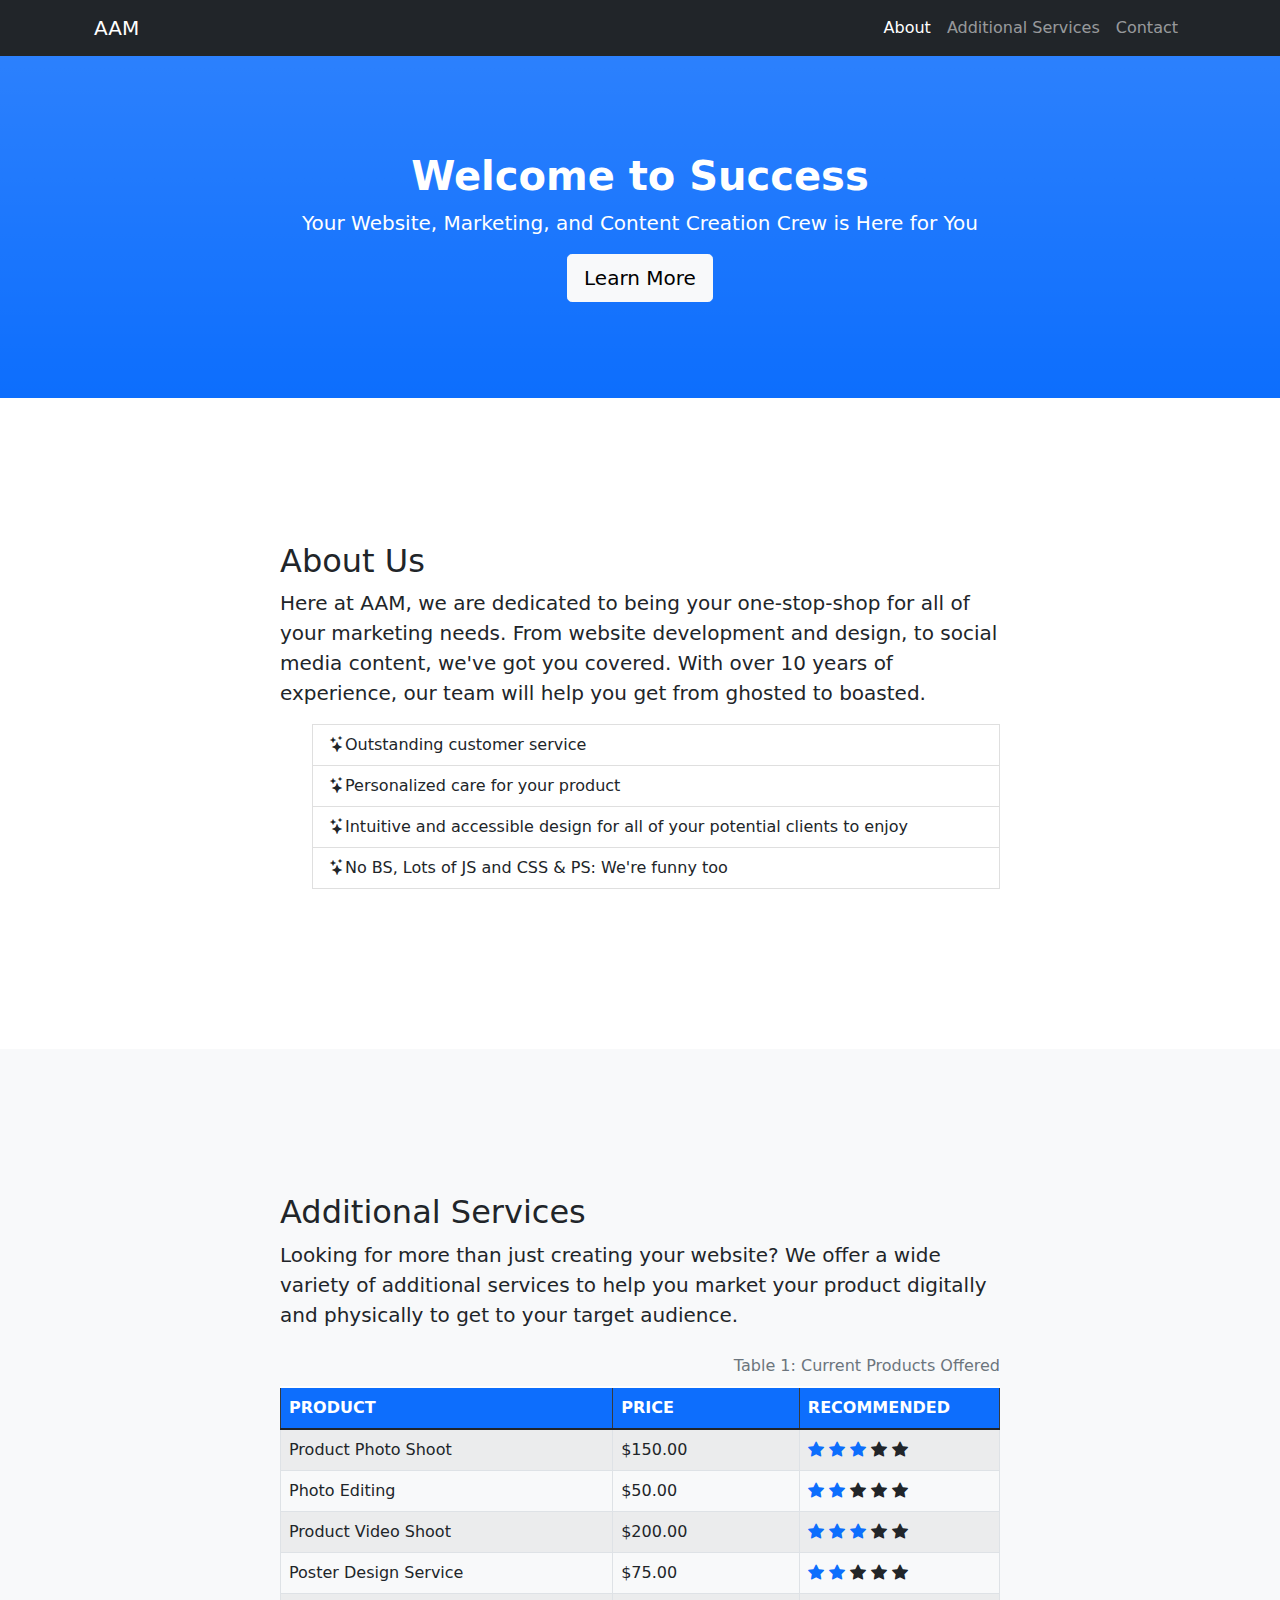
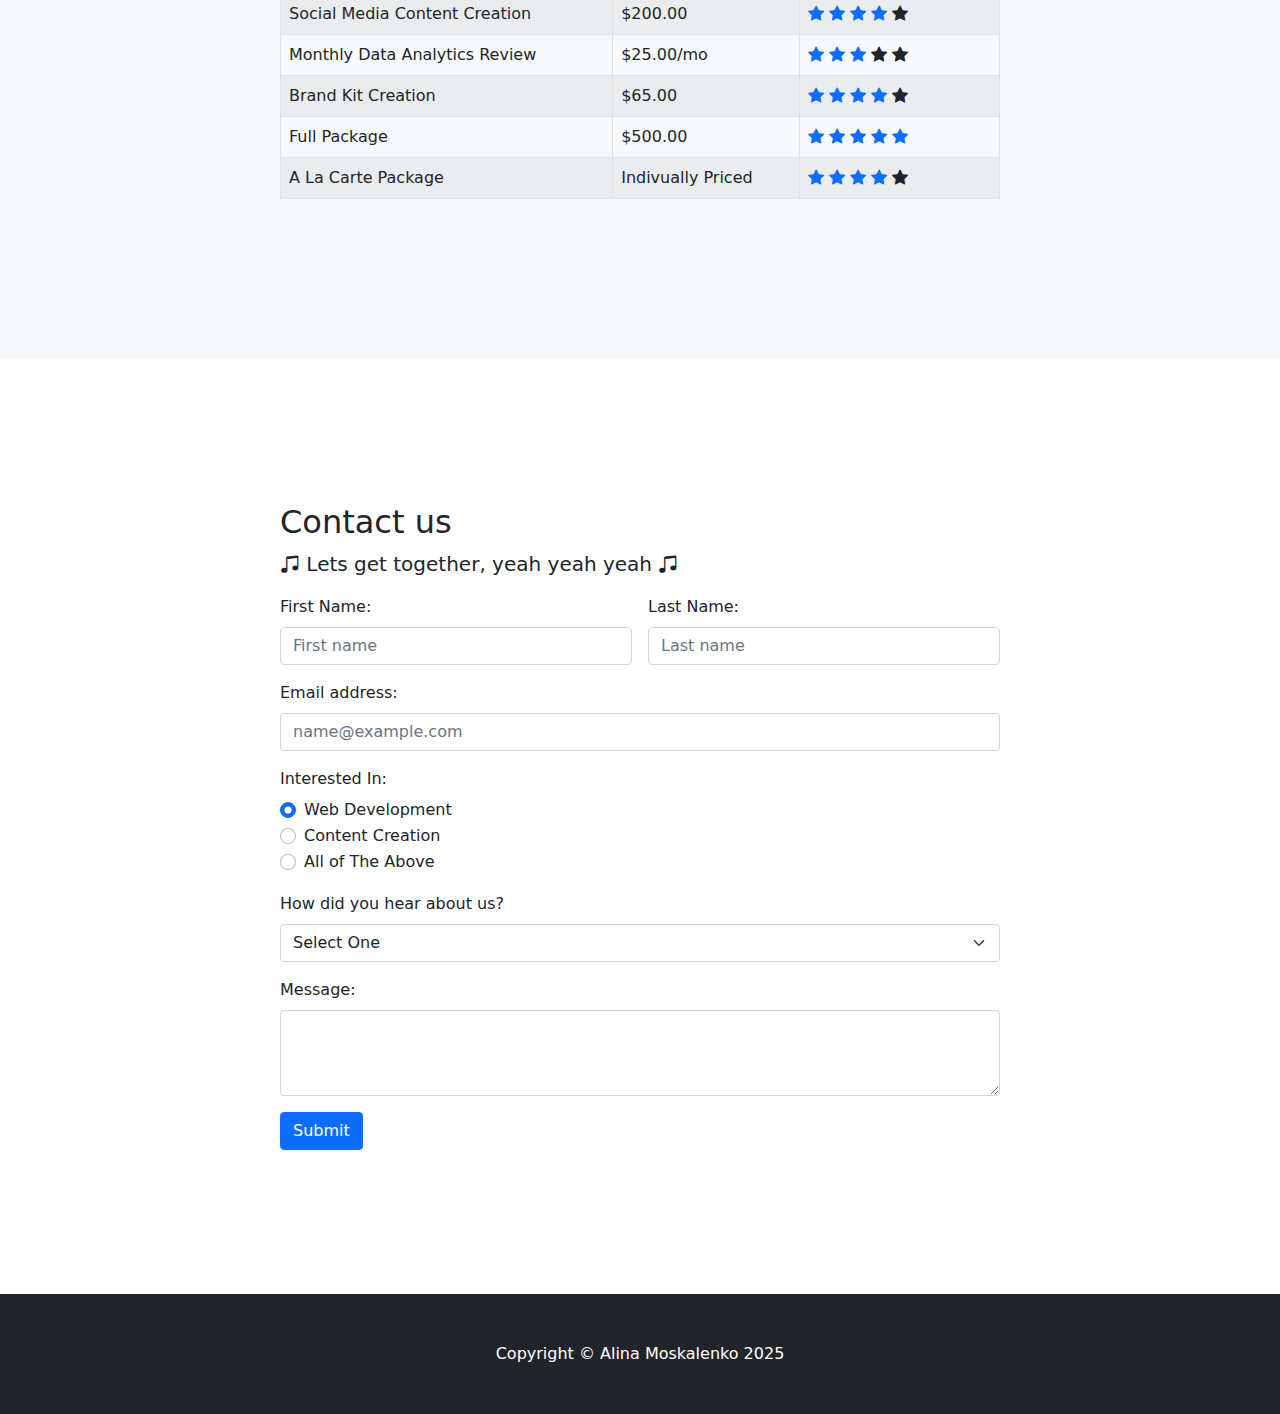
<file: bootstrap-part2/index.html>
<!DOCTYPE html>
<html lang="en">
  <head>
    <meta charset="utf-8" />
    <meta
      name="viewport"
      content="width=device-width, initial-scale=1, shrink-to-fit=no"
    />
    <meta name="description" content="" />
    <!-- Update this content-->
    <meta name="author" content="" />
    <!-- Update this content-->
    <title>Scrolling Nav - Start Bootstrap Template</title>
    <link rel="icon" type="image/x-icon" href="assets/favicon.ico" />
    <!-- Core theme CSS (includes Bootstrap)-->
    <link href="css/styles.css" rel="stylesheet" />
    <!-- Bootstrap Icons CSS -->
    <link
      rel="stylesheet"
      href="https://cdn.jsdelivr.net/npm/bootstrap-icons@1.13.1/font/bootstrap-icons.min.css"
    />
    <link rel="stylesheet" href="css/custom.css" />
  </head>

  <body id="page-top">
    <!-- Navigation-->
    <nav
      class="navbar navbar-expand-lg navbar-dark bg-dark fixed-top"
      id="mainNav"
    >
      <div class="container px-4">
        <a class="navbar-brand" href="#page-top">AAM</a>
        <button
          class="navbar-toggler"
          type="button"
          data-bs-toggle="collapse"
          data-bs-target="#navbarResponsive"
          aria-controls="navbarResponsive"
          aria-expanded="false"
          aria-label="Toggle navigation"
        >
          <span class="navbar-toggler-icon"></span>
        </button>
        <div class="collapse navbar-collapse" id="navbarResponsive">
          <ul class="navbar-nav ms-auto">
            <li class="nav-item">
              <a class="nav-link" href="#about">About</a>
            </li>
            <li class="nav-item">
              <a class="nav-link" href="#services">Additional Services</a>
            </li>
            <li class="nav-item">
              <a class="nav-link" href="#contact">Contact</a>
            </li>
          </ul>
        </div>
      </div>
    </nav>
    <!-- Header-->
    <header class="bg-primary bg-gradient text-white">
      <div class="container px-4 text-center">
        <h1 class="fw-bolder">Welcome to Success</h1>
        <p class="lead">
          Your Website, Marketing, and Content Creation Crew is Here for You
        </p>
        <a class="btn btn-lg btn-light" href="#about">Learn More</a>
      </div>
    </header>
    <!-- About section-->
    <section id="about">
      <div class="container px-4">
        <div class="row gx-4 justify-content-center">
          <div class="col-lg-8">
            <h2>About Us</h2>
            <p class="lead">
              Here at AAM, we are dedicated to being your one-stop-shop for all
              of your marketing needs. From website development and design, to
              social media content, we've got you covered. With over 10 years of
              experience, our team will help you get from ghosted to boasted.
            </p>
            <ul>
              <li class="list-group-item">
                <i class="bi bi-stars"></i>Outstanding customer service
              </li>
              <li class="list-group-item">
                <i class="bi bi-stars"></i>Personalized care for your product
              </li>
              <li class="list-group-item">
                <i class="bi bi-stars"></i>Intuitive and accessible design for
                all of your potential clients to enjoy
              </li>
              <li class="list-group-item">
                <i class="bi bi-stars"></i>No BS, Lots of JS and CSS & PS: We're
                funny too
              </li>
            </ul>
          </div>
        </div>
      </div>
    </section>
    <!-- Products section-->
    <section class="bg-light" id="services">
      <div class="container px-4">
        <div class="row gx-4 justify-content-center">
          <div class="col-lg-8">
            <h2>Additional Services</h2>
            <p class="lead">
              Looking for more than just creating your website? We offer a wide
              variety of additional services to help you market your product
              digitally and physically to get to your target audience.
            </p>
          </div>
        </div>
      </div>
      <div class="container px-4">
        <div class="row gx-4 justify-content-center">
          <div class="col-lg-8">
            <table
              class="table table-striped table-bordered table-responsive inventory"
            >
              <caption class="text-end">
                Table 1: Current Products Offered
              </caption>
              <thead class="text-uppercase table-dark">
                <tr scope="row">
                  <th scope="col">Product</th>
                  <th scope="col">Price</th>
                  <th scope="col">Recommended</th>
                </tr>
              </thead>
              <tbody>
                <tr>
                  <td>Product Photo Shoot</td>
                  <td>$150.00</td>
                  <td class="rating">
                    <i class="bi bi-star-fill text-primary"></i>
                    <i class="bi bi-star-fill text-primary"></i>
                    <i class="bi bi-star-fill text-primary"></i>
                    <i class="bi bi-star-fill"></i>
                    <i class="bi bi-star-fill"></i>
                  </td>
                </tr>
                <tr>
                  <td>Photo Editing</td>
                  <td>$50.00</td>
                  <td class="rating">
                    <i class="bi bi-star-fill text-primary"></i>
                    <i class="bi bi-star-fill text-primary"></i>
                    <i class="bi bi-star-fill"></i>
                    <i class="bi bi-star-fill"></i>
                    <i class="bi bi-star-fill"></i>
                  </td>
                </tr>
                <tr>
                  <td>Product Video Shoot</td>
                  <td>$200.00</td>
                  <td class="rating">
                    <i class="bi bi-star-fill text-primary"></i>
                    <i class="bi bi-star-fill text-primary"></i>
                    <i class="bi bi-star-fill text-primary"></i>
                    <i class="bi bi-star-fill"></i>
                    <i class="bi bi-star-fill"></i>
                  </td>
                </tr>
                <tr>
                  <td>Poster Design Service</td>
                  <td>$75.00</td>
                  <td class="rating">
                    <i class="bi bi-star-fill text-primary"></i>
                    <i class="bi bi-star-fill text-primary"></i>
                    <i class="bi bi-star-fill"></i>
                    <i class="bi bi-star-fill"></i>
                    <i class="bi bi-star-fill"></i>
                  </td>
                </tr>
                <tr>
                  <td>Social Media Content Creation</td>
                  <td>$200.00</td>
                  <td class="rating">
                    <i class="bi bi-star-fill text-primary"></i>
                    <i class="bi bi-star-fill text-primary"></i>
                    <i class="bi bi-star-fill text-primary"></i>
                    <i class="bi bi-star-fill text-primary"></i>
                    <i class="bi bi-star-fill"></i>
                  </td>
                </tr>
                <tr>
                  <td>Monthly Data Analytics Review</td>
                  <td>$25.00/mo</td>
                  <td class="rating">
                    <i class="bi bi-star-fill text-primary"></i>
                    <i class="bi bi-star-fill text-primary"></i>
                    <i class="bi bi-star-fill text-primary"></i>
                    <i class="bi bi-star-fill"></i>
                    <i class="bi bi-star-fill"></i>
                  </td>
                </tr>
                <tr>
                  <td>Brand Kit Creation</td>
                  <td>$65.00</td>
                  <td class="rating">
                    <i class="bi bi-star-fill text-primary"></i>
                    <i class="bi bi-star-fill text-primary"></i>
                    <i class="bi bi-star-fill text-primary"></i>
                    <i class="bi bi-star-fill text-primary"></i>
                    <i class="bi bi-star-fill"></i>
                  </td>
                </tr>
                <tr>
                  <td>Full Package</td>
                  <td>$500.00</td>
                  <td class="rating">
                    <i class="bi bi-star-fill text-primary"></i>
                    <i class="bi bi-star-fill text-primary"></i>
                    <i class="bi bi-star-fill text-primary"></i>
                    <i class="bi bi-star-fill text-primary"></i>
                    <i class="bi bi-star-fill text-primary"></i>
                  </td>
                </tr>
                <tr>
                  <td>A La Carte Package</td>
                  <td>Indivually Priced</td>
                  <td class="rating">
                    <i class="bi bi-star-fill text-primary"></i>
                    <i class="bi bi-star-fill text-primary"></i>
                    <i class="bi bi-star-fill text-primary"></i>
                    <i class="bi bi-star-fill text-primary"></i>
                    <i class="bi bi-star-fill"></i>
                  </td>
                </tr>
              </tbody>
            </table>
          </div>
        </div>
      </div>
    </section>
    <!-- Contact section-->
    <section id="contact">
      <div class="container px-4">
        <div class="row gx-4 justify-content-center">
          <div class="col-lg-8">
            <h2>Contact us</h2>
            <p class="lead">
              <i class="bi bi-music-note-beamed"></i> Lets get together, yeah
              yeah yeah <i class="bi bi-music-note-beamed"></i>
            </p>
          </div>
        </div>
      </div>
      <div class="container px-4">
        <div class="row gx-4 justify-content-center">
          <div class="col-lg-8">
            <form name="subform" method="post" action="submit.html">
              <div class="row g-3 mb-3">
                <div class="col-sm-6">
                  <label for="fname" class="form-label">First Name:</label>
                  <input
                    type="text"
                    class="form-control"
                    placeholder="First name"
                    id="fname"
                  />
                </div>
                <div class="col-sm-6">
                  <label for="lname" class="form-label">Last Name:</label>
                  <input
                    type="text"
                    class="form-control"
                    placeholder="Last name"
                    id="lname"
                  />
                </div>
              </div>

              <div class="mb-3">
                <label for="email" class="form-label">Email address:</label>
                <input
                  type="email"
                  class="form-control"
                  id="email"
                  placeholder="name@example.com"
                />
              </div>
              <fieldset class="row mb-3">
                <legend class="col-form-label col-sm-6 pt-0">
                  Interested In:
                </legend>
                <div class="col-sm-10">
                  <div class="form-check">
                    <input
                      class="form-check-input"
                      type="radio"
                      name="radios"
                      id="radio1"
                      value="novice"
                      checked
                    />
                    <label class="form-check-label" for="radio1">
                      Web Development
                    </label>
                  </div>
                  <div class="form-check">
                    <input
                      class="form-check-input"
                      type="radio"
                      name="radios"
                      id="radio2"
                      value="intermediate"
                    />
                    <label class="form-check-label" for="radio2">
                      Content Creation
                    </label>
                  </div>
                  <div class="form-check">
                    <input
                      class="form-check-input"
                      type="radio"
                      name="radios"
                      id="radio3"
                      value="advanced"
                    />
                    <label class="form-check-label" for="radio3">
                      All of The Above
                    </label>
                  </div>
                </div>
              </fieldset>

              <div class="mb-3">
                <label for="refer" class="form-label"
                  >How did you hear about us?</label
                ><select
                  class="form-select"
                  aria-label="Default select example"
                >
                  <option selected>Select One</option>
                  <option value="1">Friend</option>
                  <option value="2">Instagram</option>
                  <option value="3">Facebook</option>
                  <option value="4">Twitter</option>
                </select>
              </div>

              <div class="mb-3">
                <label for="comments" class="form-label">Message:</label>
                <textarea
                  class="form-control"
                  id="comments"
                  rows="3"
                ></textarea>
              </div>

              <button type="submit" class="btn btn-primary">Submit</button>
            </form>
          </div>
        </div>
      </div>
    </section>
    <!-- Footer-->
    <footer class="py-5 bg-dark">
      <div class="container px-4">
        <p class="m-0 text-center text-white">
          Copyright &copy; Alina Moskalenko 2025
        </p>
      </div>
    </footer>
    <!-- Bootstrap core JS-->
    <script src="https://cdn.jsdelivr.net/npm/bootstrap@5.1.3/dist/js/bootstrap.bundle.min.js"></script>
    <!-- Core theme JS-->
    <script src="js/scripts.js"></script>
  </body>
</html>
</file>
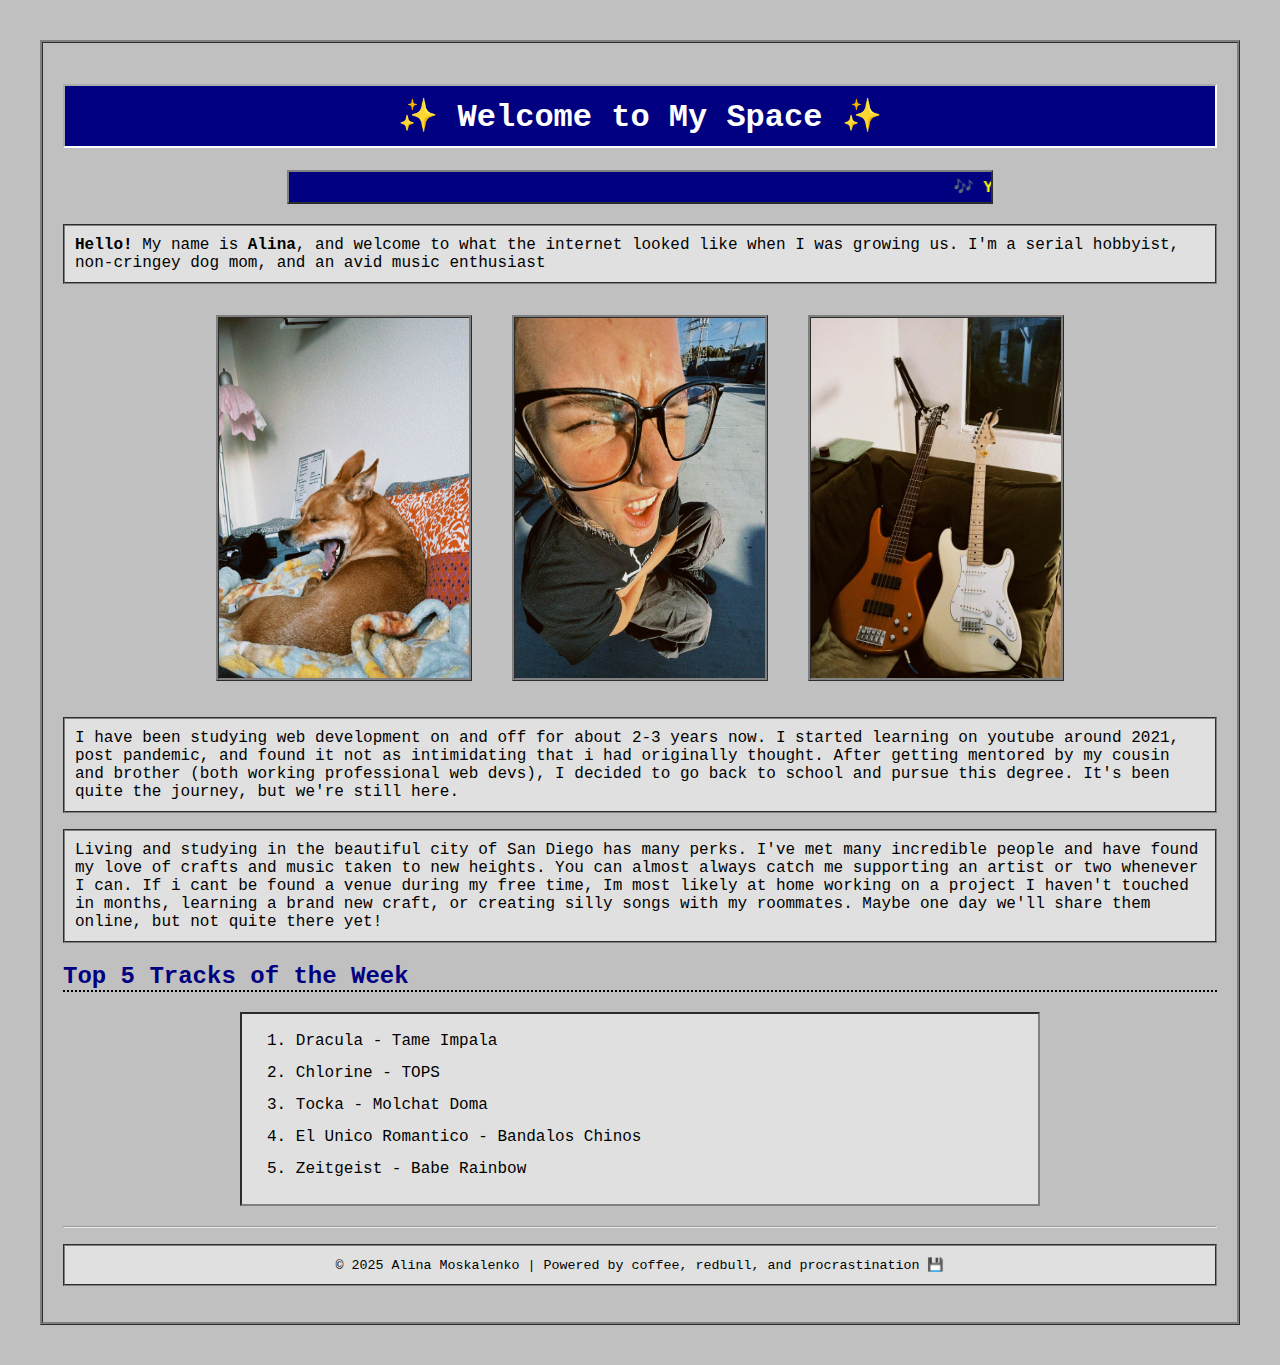
<file: lesson01/index.html>
<!DOCTYPE html>

<!-- Alina Moskalenko | WEBD168 | Lesson 1 Assignment -->

<html lang="en">
  <head>
    <meta charset="UTF-8" />
    <meta name="viewport" content="width=device-width, initial-scale=1.0" />

    <!-- Page Title -->
    <title>My Space</title>

    <!-- Link to external CSS file -->
    <link rel="stylesheet" href="styles.css" />
  </head>

  <body>
    <!-- Introduction Heading  -->
    <center>
      <h1>✨ Welcome to My Space ✨</h1>
      <marquee
        behavior="scroll"
        direction="left"
        scrollamount="3"
        scrolldelay="60"
      >
        🎶 You are listening to: Computer Fan - Your PC 🎶
      </marquee>
    </center>

    <!-- Introduction Paragraphs -->
    <p>
      <b>Hello!</b> My name is <b>Alina</b>, and welcome to what the internet
      looked like when I was growing us. I'm a serial hobbyist, non-cringey dog
      mom, and an avid music enthusiast
    </p>

    <!-- Images for Site -->
    <center>
      <!-- My Son Image -->
      <img
        src="./assets/ted_yawn.jpg"
        alt="my boy Theodore, aka Teddy Roosevelt"
        height="360"
        width="250"
      />

      <!-- Self Image -->
      <img
        src="./assets/me.jpg"
        alt="photo of me. accurate to size"
        width="250"
        height="360"
      />

      <!-- Guitars Image -->
      <img
        src="./assets/guitars.jpg"
        alt="my bass and my roommates guitar"
        height="360"
        width="250"
      />
    </center>

    <p>
      I have been studying web development on and off for about 2-3 years now. I
      started learning on youtube around 2021, post pandemic, and found it not
      as intimidating that i had originally thought. After getting mentored by
      my cousin and brother (both working professional web devs), I decided to
      go back to school and pursue this degree. It's been quite the journey, but
      we're still here.
    </p>

    <p>
      Living and studying in the beautiful city of San Diego has many perks.
      I've met many incredible people and have found my love of crafts and music
      taken to new heights. You can almost always catch me supporting an artist
      or two whenever I can. If i cant be found a venue during my free time, Im
      most likely at home working on a project I haven't touched in months,
      learning a brand new craft, or creating silly songs with my roommates.
      Maybe one day we'll share them online, but not quite there yet!
    </p>

    <!-- List of songs currently on rotation -->
    <h2>Top 5 Tracks of the Week</h2>
    <ol>
      <li>Dracula - Tame Impala</li>
      <li>Chlorine - TOPS</li>
      <li>Tocka - Molchat Doma</li>
      <li>El Unico Romantico - Bandalos Chinos</li>
      <li>Zeitgeist - Babe Rainbow</li>
    </ol>

    <!-- Footer -->
    <hr />
    <center>
      <p>
        <small
          >© 2025 Alina Moskalenko | Powered by coffee, redbull, and
          procrastination 💾</small
        >
      </p>
    </center>
  </body>
</html>
</file>
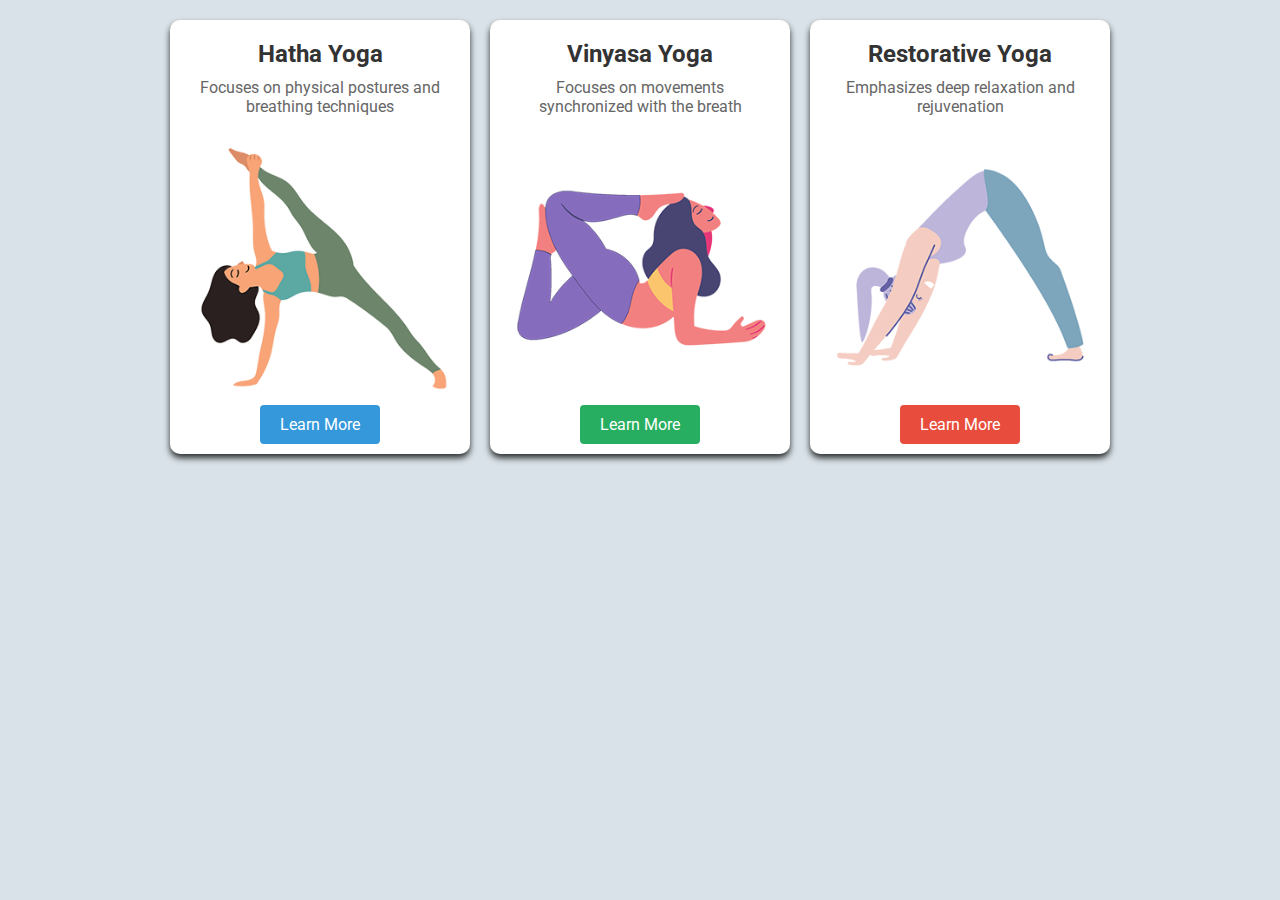
<file: lesson03-flexbox/index.html>
<!DOCTYPE html>
<html lang="en">
  <head>
    <meta charset="UTF-8" />
    <meta name="viewport" content="width=device-width, initial-scale=1.0" />
    <title>Yoga</title>
    <link rel="preconnect" href="https://fonts.googleapis.com" />
    <link rel="preconnect" href="https://fonts.gstatic.com" crossorigin />
    <link
      href="https://fonts.googleapis.com/css2?family=Roboto:wght@400;500;700;&display=swap"
      rel="stylesheet"
    />
    <link rel="stylesheet" href="styles.css" />
  </head>
  <body>
    <div class="container">
      <div class="card">
        <h2>Hatha Yoga</h2>
        <p>Focuses on physical postures and breathing techniques</p>
        <img src="./‫images/pose1.png" alt="Hatha Yoga" />
        <a href="#" class="learn-more-btn">Learn More</a>
      </div>

      <div class="card">
        <h2>Vinyasa Yoga</h2>
        <p>Focuses on movements synchronized with the breath</p>
        <img src="./‫images/pose2.png" alt="Vinyasa Yoga" />
        <a href="#" class="learn-more-btn">Learn More</a>
      </div>

      <div class="card">
        <h2>Restorative Yoga</h2>
        <p>Emphasizes deep relaxation and rejuvenation</p>
        <img src="./‫images/pose3.png" alt="Restorative Yoga" />
        <a href="#" class="learn-more-btn">Learn More</a>
      </div>
    </div>
  </body>
</html>
</file>
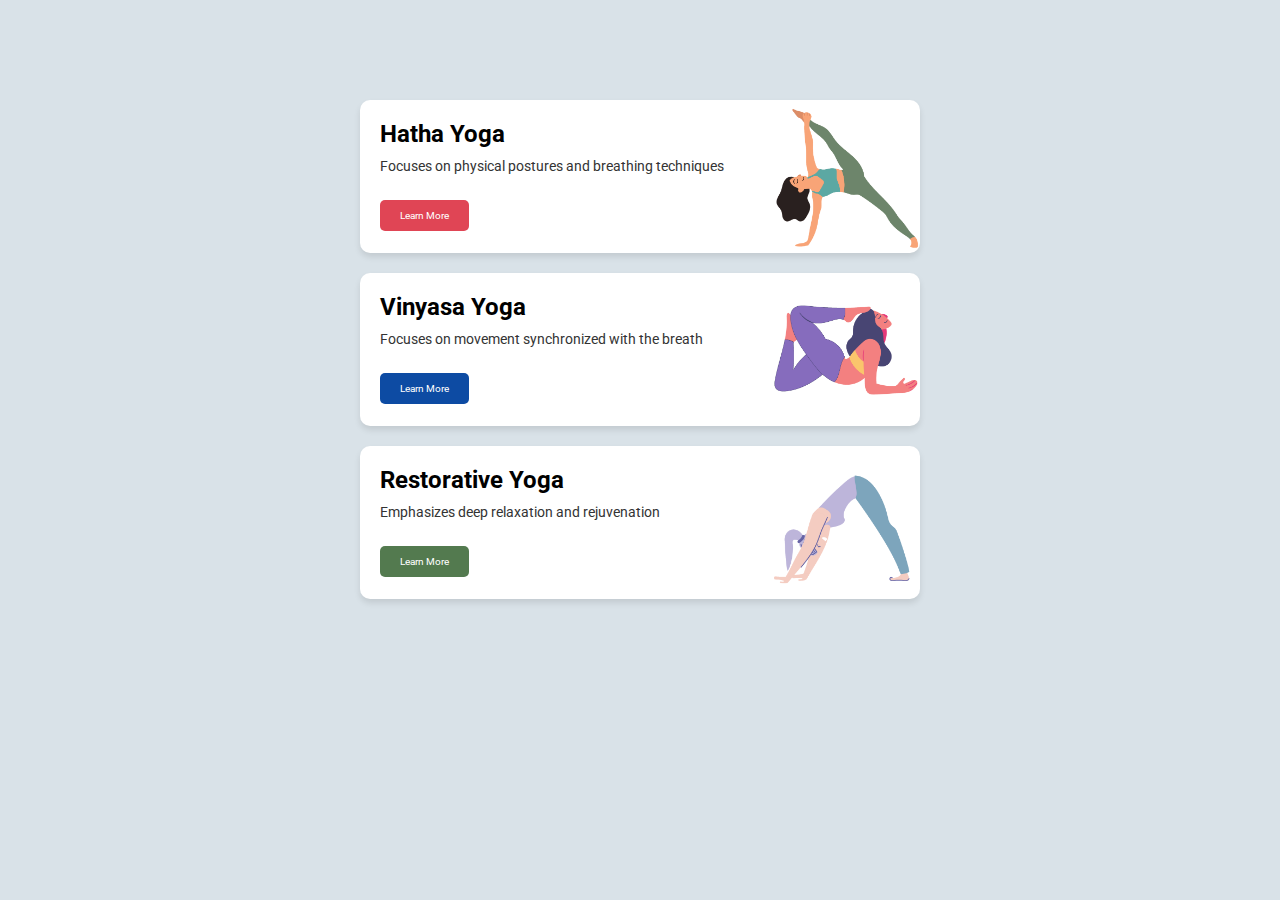
<file: lesson03/index.html>
<!DOCTYPE html>
<html lang="en">
  <head>
    <meta charset="UTF-8" />
    <meta name="viewport" content="width=device-width, initial-scale=1.0" />
    <title>Yoga</title>
    <link rel="preconnect" href="https://fonts.googleapis.com" />
    <link rel="preconnect" href="https://fonts.gstatic.com" crossorigin />
    <link
      href="https://fonts.googleapis.com/css2?family=Roboto:ital,wght@400;500;700&display=swap"
      rel="stylesheet"
    />
    <link rel="stylesheet" href="styles.css" />
  </head>
  <body>
    <div class="container">
      <div class="card">
        <h2>Hatha Yoga</h2>
        <p>Focuses on physical postures and breathing techniques</p>
        <a href="#">Learn More</a>
      </div>
      <div class="card">
        <h2>Vinyasa Yoga</h2>
        <p>Focuses on movement synchronized with the breath</p>
        <a href="#">Learn More</a>
      </div>
      <div class="card">
        <h2>Restorative Yoga</h2>
        <p>Emphasizes deep relaxation and rejuvenation</p>
        <a href="#">Learn More</a>
      </div>
    </div>
  </body>
</html>
</file>
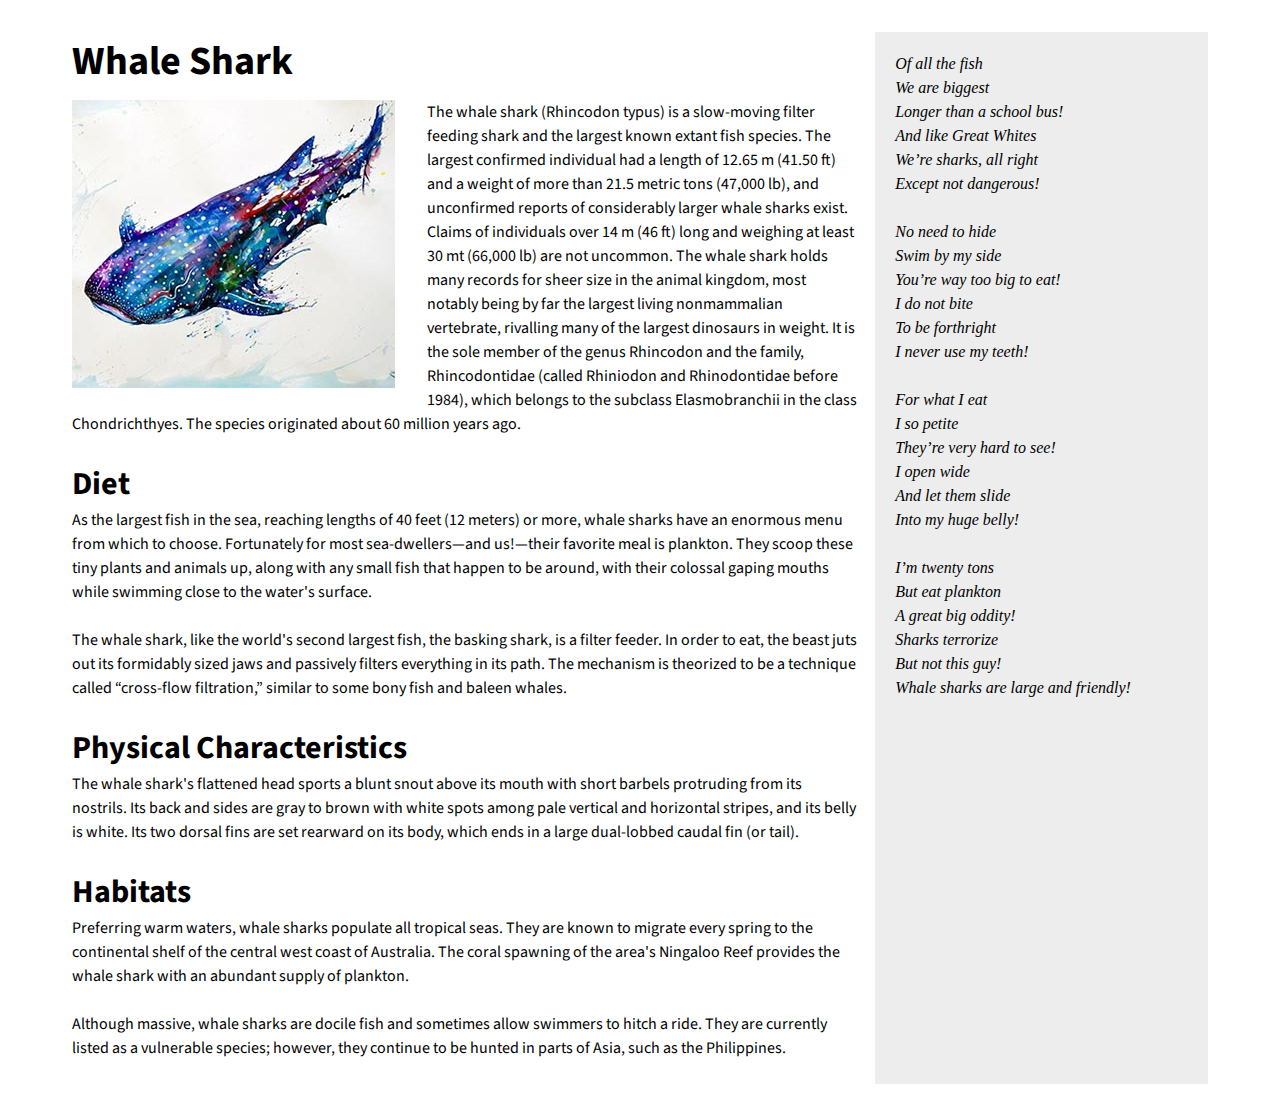
<file: lesson05/index.html>
<!DOCTYPE html>
<html lang="en">
  <head>
    <meta charset="UTF-8" />
    <meta name="viewport" content="width=device-width, initial-scale=1.0" />
    <!-- Link To Google Fonts -->
    <link
      href="https://fonts.googleapis.com/css?family=Source+Sans+Pro:300,400,600,700,900&display=swap"
      rel="stylesheet"
    />
    <title>Flexible Media</title>
    <link rel="stylesheet" href="styles.css" />
  </head>

  <body>
    <section>
      <article>
        <!-- Main Heading (h1) -->
        <h1>Whale Shark</h1>
        <!-- Image of the Whale Shark -->
        <img src="images/whaleSharkArt.jpg" alt="Whale Shark" />
        <p>
          The whale shark (Rhincodon typus) is a slow-moving filter feeding
          shark and the largest known extant fish species. The largest confirmed
          individual had a length of 12.65 m (41.50 ft) and a weight of more
          than 21.5 metric tons (47,000 lb), and unconfirmed reports of
          considerably larger whale sharks exist. Claims of individuals over 14
          m (46 ft) long and weighing at least 30 mt (66,000 lb) are not
          uncommon. The whale shark holds many records for sheer size in the
          animal kingdom, most notably being by far the largest living
          nonmammalian vertebrate, rivalling many of the largest dinosaurs in
          weight. It is the sole member of the genus Rhincodon and the family,
          Rhincodontidae (called Rhiniodon and Rhinodontidae before 1984), which
          belongs to the subclass Elasmobranchii in the class Chondrichthyes.
          The species originated about 60 million years ago.
        </p>
        <h2>Diet</h2>
        <p>
          As the largest fish in the sea, reaching lengths of 40 feet (12
          meters) or more, whale sharks have an enormous menu from which to
          choose. Fortunately for most sea-dwellers—and us!—their favorite meal
          is plankton. They scoop these tiny plants and animals up, along with
          any small fish that happen to be around, with their colossal gaping
          mouths while swimming close to the water's surface.
        </p>
        <p>
          The whale shark, like the world's second largest fish, the basking
          shark, is a filter feeder. In order to eat, the beast juts out its
          formidably sized jaws and passively filters everything in its path.
          The mechanism is theorized to be a technique called “cross-flow
          filtration,” similar to some bony fish and baleen whales.
        </p>
        <h2>Physical Characteristics</h2>
        <p>
          The whale shark's flattened head sports a blunt snout above its mouth
          with short barbels protruding from its nostrils. Its back and sides
          are gray to brown with white spots among pale vertical and horizontal
          stripes, and its belly is white. Its two dorsal fins are set rearward
          on its body, which ends in a large dual-lobbed caudal fin (or tail).
        </p>
        <h2>Habitats</h2>
        <p>
          Preferring warm waters, whale sharks populate all tropical seas. They
          are known to migrate every spring to the continental shelf of the
          central west coast of Australia. The coral spawning of the area's
          Ningaloo Reef provides the whale shark with an abundant supply of
          plankton.
        </p>
        <p>
          Although massive, whale sharks are docile fish and sometimes allow
          swimmers to hitch a ride. They are currently listed as a vulnerable
          species; however, they continue to be hunted in parts of Asia, such as
          the Philippines.
        </p>
      </article>

      <aside>
        <p>
          Of all the fish<br />
          We are biggest<br />
          Longer than a school bus!<br />
          And like Great Whites<br />
          We’re sharks, all right<br />
          Except not dangerous!
        </p>
        <p>
          No need to hide<br />
          Swim by my side<br />
          You’re way too big to eat!<br />
          I do not bite<br />
          To be forthright<br />
          I never use my teeth!
        </p>
        <p>
          For what I eat<br />
          I so petite<br />
          They’re very hard to see!<br />
          I open wide<br />
          And let them slide<br />
          Into my huge belly!
        </p>
        <p>
          I’m twenty tons<br />
          But eat plankton<br />
          A great big oddity!<br />
          Sharks terrorize<br />
          But not this guy!<br />
          Whale sharks are large and friendly!
        </p>
      </aside>
    </section>
  </body>
</html>
</file>
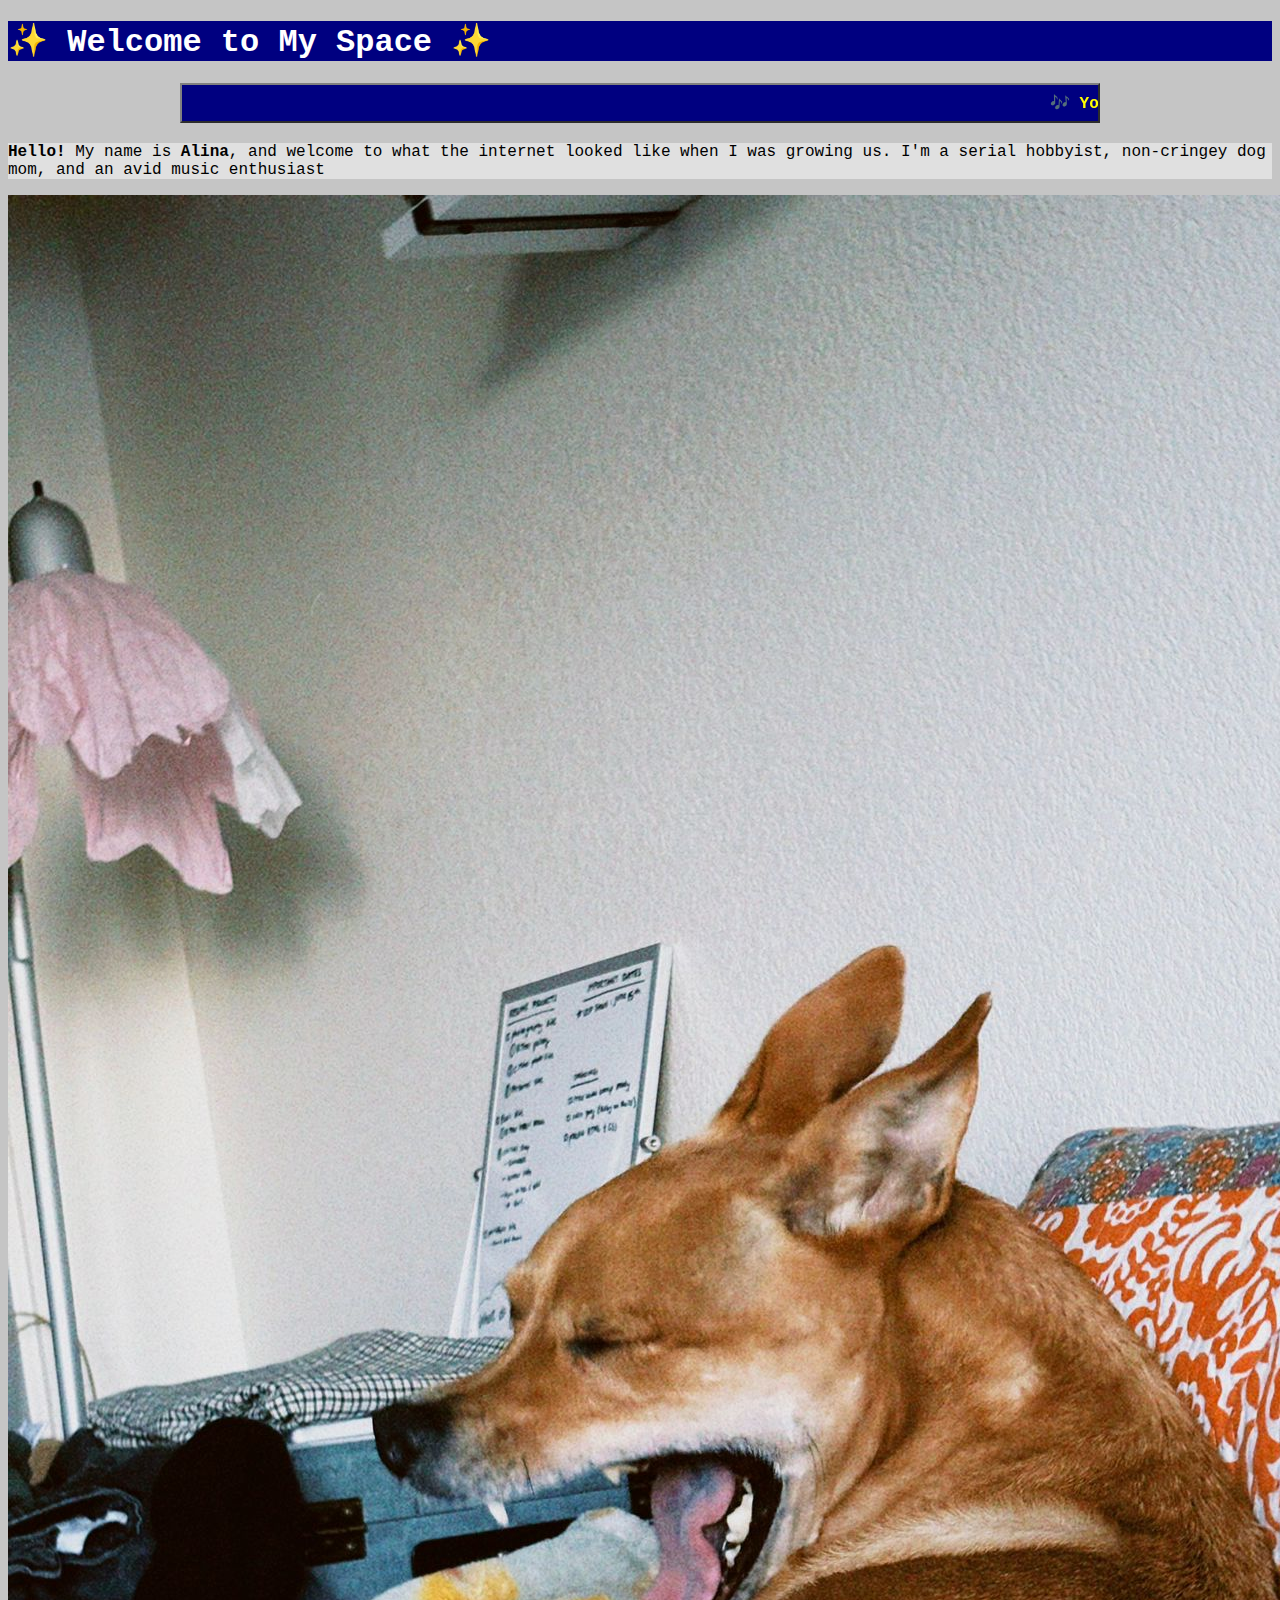
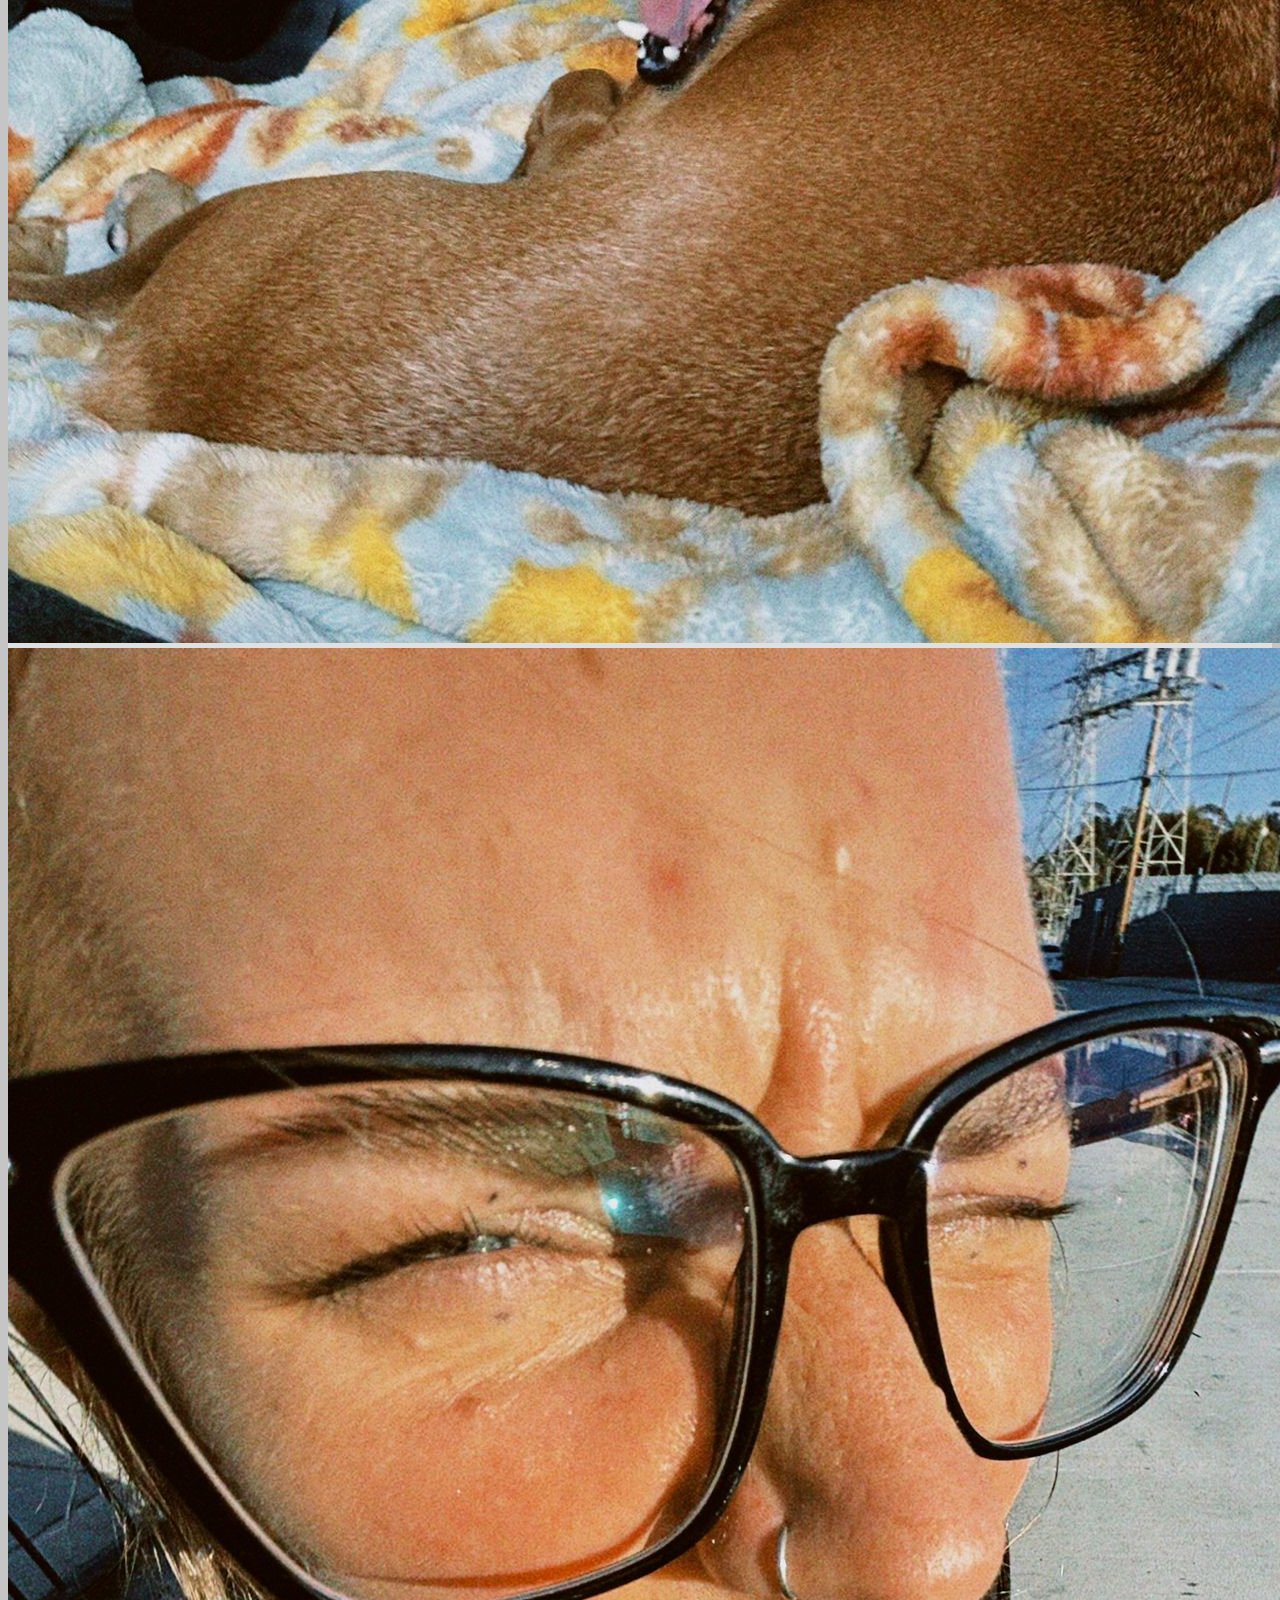
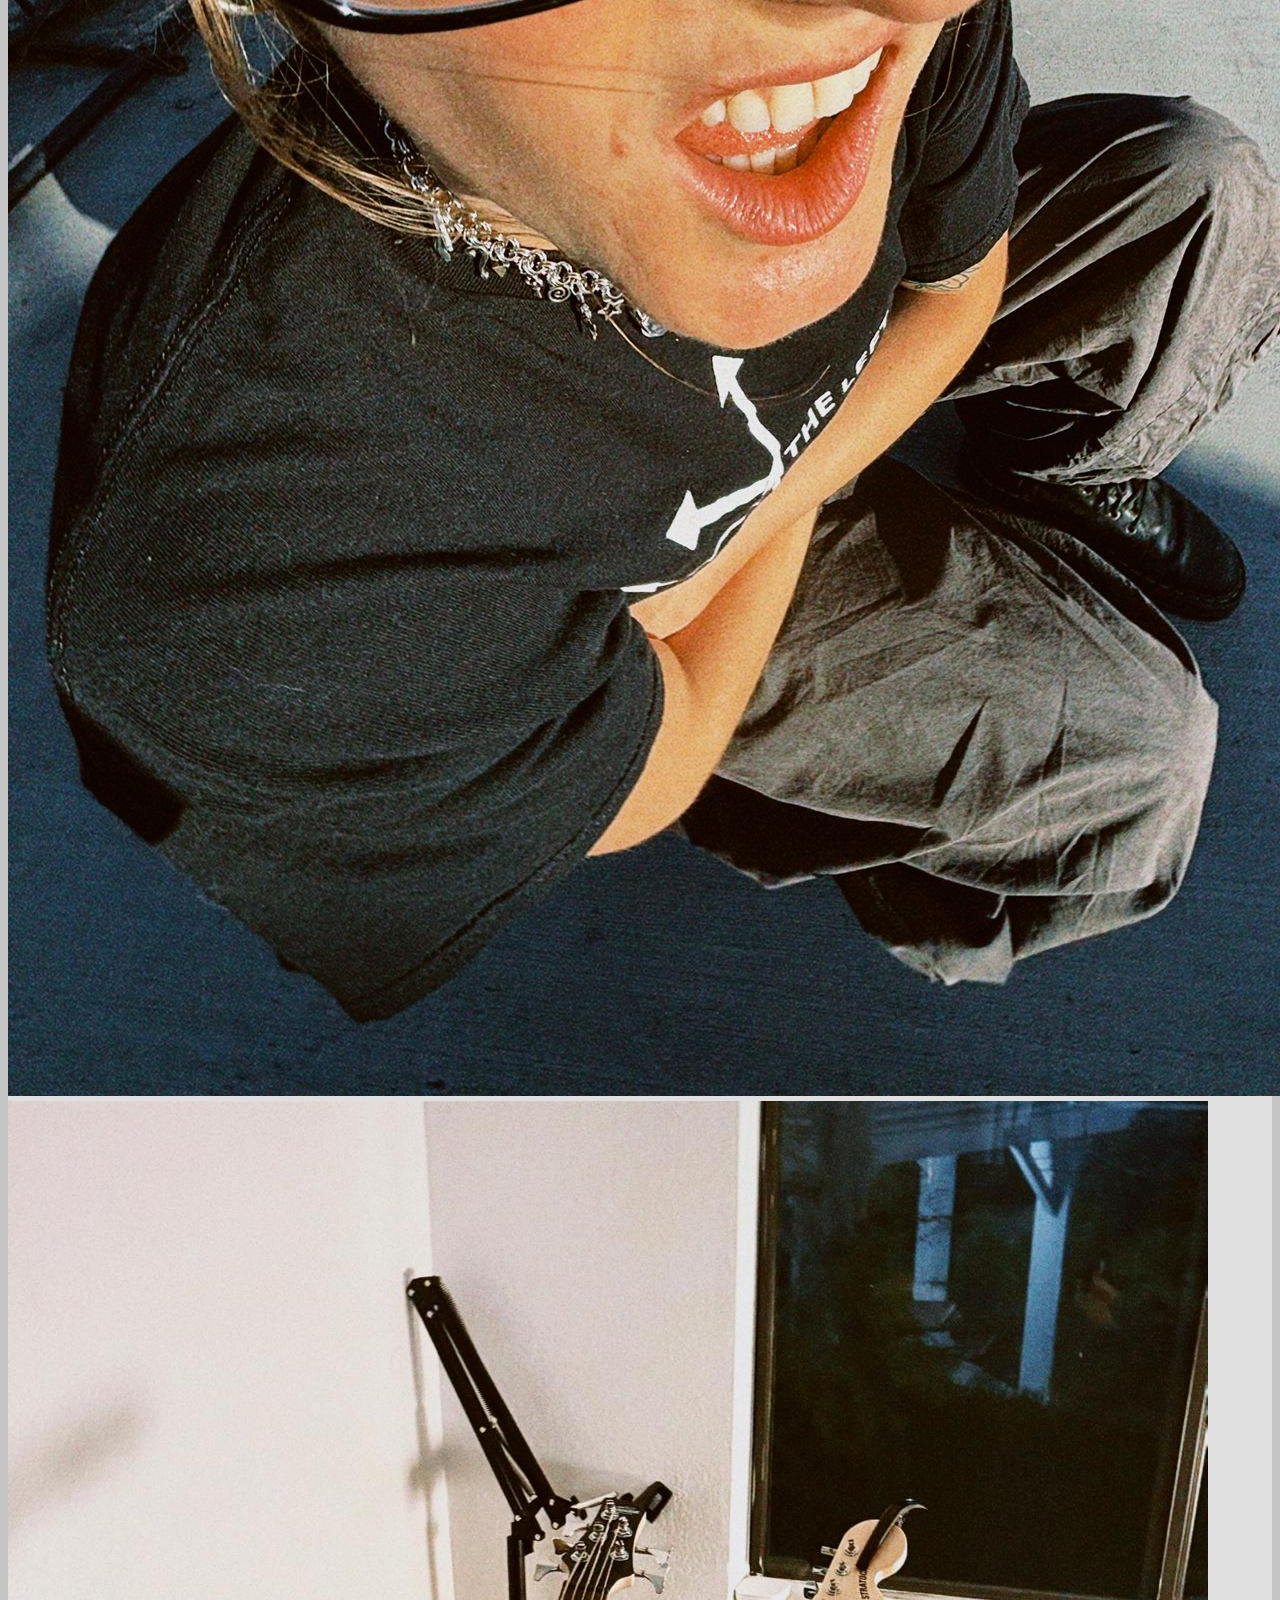
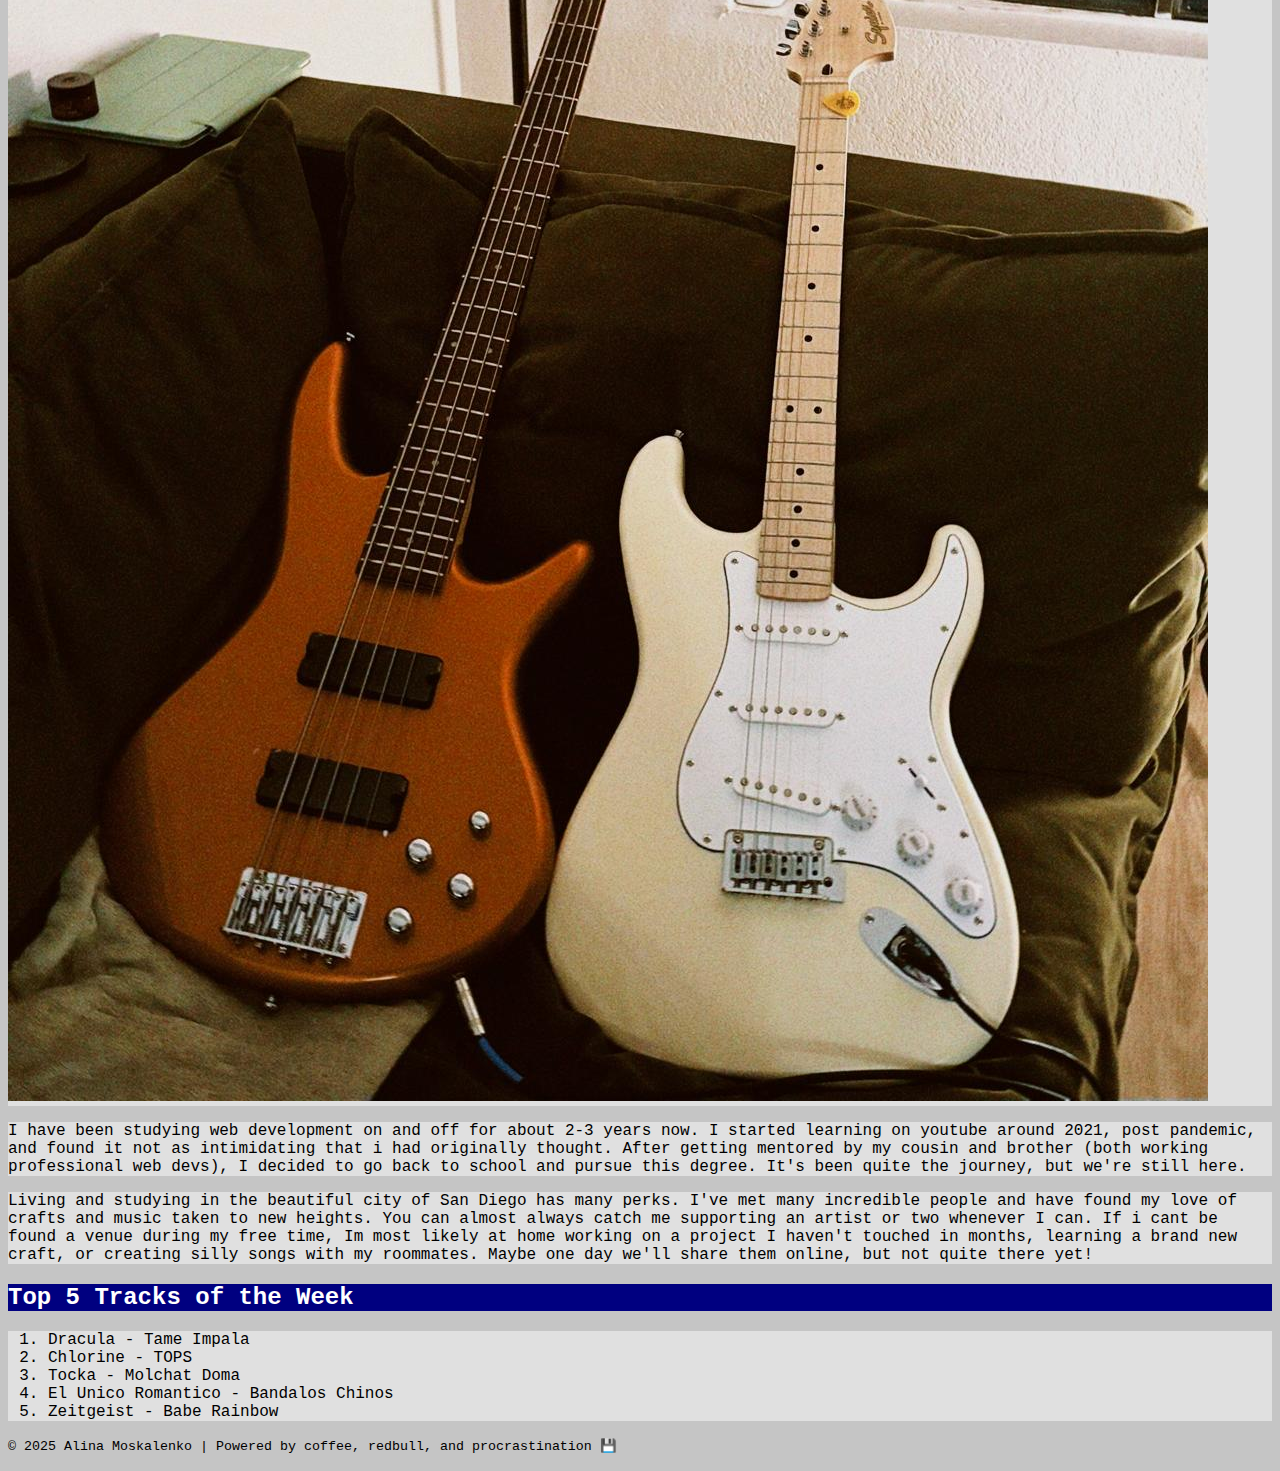
<file: ch09_bootstrap/bootstrap/index.html>
<!DOCTYPE html>
<html lang="en">
  <head>
    <meta charset="utf-8" />
    <meta name="viewport" content="width=device-width, initial-scale=1" />
    <title>Alina Moskalenko</title>
    <link
      href="https://cdn.jsdelivr.net/npm/bootstrap@5.3.8/dist/css/bootstrap.min.css"
      rel="stylesheet"
      integrity="sha384-sRIl4kxILFvY47J16cr9ZwB07vP4J8+LH7qKQnuqkuIAvNWLzeN8tE5YBujZqJLB"
      crossorigin="anonymous"
    />
    <link rel="stylesheet" href="styles.css">
  </head>
  <body>
<body>
  <main class="container mt-5 px-4 py-4 border border-dark">
    <!-- Introduction Heading  -->
    <header class="container mt-2 text-center">
      <h1 class="fw-semibold p-2">✨ Welcome to My Space ✨</h1>
      <marquee
        behavior="scroll"
        direction="left"
        scrollamount="3"
        scrolldelay="60"
        class="p-2"
      >
        🎶 You are listening to: Computer Fan - Your PC 🎶
      </marquee>

      <!-- Introduction Paragraphs -->
      <div class="text-bg border border-dark px-2 py-2 mb-3">
            <p class="pb-0 mb-0">
              <b>Hello!</b> My name is <b>Alina</b>, and welcome to what the internet
              looked like when I was growing us. I'm a serial hobbyist, non-cringey dog
              mom, and an avid music enthusiast
            </p>
      </div>
    </header>


    <!-- Images for Site -->
      <section class="container py-2">
        <div class="row gx-2 justify-content-center ">
            <!-- Teddy Image Card-->
            <div class="col">
                <div class="card">
                  <div class="card-body border border-dark text-bg p-2">
                    <img
                        src="./assets/ted_yawn.jpg"
                        alt="my boy Theodore, aka Teddy Roosevelt"
                        class="img-fluid"
                      />
                  </div>
                </div>
              </div>
              <!-- Myself Image Card-->
              <div class="col">
                <div class="card">
                  <div class="card-body border border-dark text-bg p-2">
                    <img
                        src="./assets/me.jpg"
                        alt="photo of me. accurate to size"
                        class="img-fluid"
                      />
                  </div>
                </div>
              </div>
              <!-- Guitars Image Card-->
              <div class="col">
                <div class="card">
                  <div class="card-body border border-dark  text-bg p-2">
                    <img
                        src="./assets/guitars.jpg"
                        alt="my bass and my roommates guitar"
                        class="img-fluid"
                      />
                  </div>
                </div>
              </div>
    </section>

    <!-- Main Body Text -->
    <section class="container text-left mt-2 mb-4">
      <div class="row">
        <div class="col-12 my-2">
          <div class="text-bg border border-dark px-2 py-2">
            <p class="pb-0 mb-0">
              I have been studying web development on and off for about 2-3 years now. I
              started learning on youtube around 2021, post pandemic, and found it not
              as intimidating that i had originally thought. After getting mentored by
              my cousin and brother (both working professional web devs), I decided to
              go back to school and pursue this degree. It's been quite the journey, but
              we're still here.
            </p>
            </div>
          </div>
        <div class="col-12 my-2">
          <div class="text-bg border border-dark px-2 py-2">
            <p class="pb-0 mb-0">
              Living and studying in the beautiful city of San Diego has many perks.
              I've met many incredible people and have found my love of crafts and music
              taken to new heights. You can almost always catch me supporting an artist
              or two whenever I can. If i cant be found a venue during my free time, Im
              most likely at home working on a project I haven't touched in months,
              learning a brand new craft, or creating silly songs with my roommates.
              Maybe one day we'll share them online, but not quite there yet!
                </p>
              </div>
            </div>
          </div>
      </section>

      <!-- List of songs currently on rotation -->
      <section class="container">
          <div class="border border-dark">
            <h2 class="fw-semibold p-2 mb-0">Top 5 Tracks of the Week</h2>
          </div>
          <div class="row">
            <div class="col d-flex justify-content-start">
              <div class="border border-dark text-bg p-2 mt-3 mb-2">
                <ol class="fw-bold fst-italic me-2 mb-0">
                  <li>Dracula - Tame Impala</li>
                  <li>Chlorine - TOPS</li>
                  <li>Tocka - Molchat Doma</li>
                  <li>El Unico Romantico - Bandalos Chinos</li>
                  <li>Zeitgeist - Babe Rainbow</li>
              </ol>
            </div>
        <div class="col"></div>
        </div>
        </div>
      </section>
    </main>
      <!-- Footer -->
      <footer class="container mt-2 text-center">
        <div class="">
        <p>
          <small
            >© 2025 Alina Moskalenko | Powered by coffee, redbull, and
            procrastination 💾</small
          >
        </p>
        </div>
      <footer>
  </body>
    <script
      src="https://cdn.jsdelivr.net/npm/bootstrap@5.3.8/dist/js/bootstrap.bundle.min.js"
      integrity="sha384-FKyoEForCGlyvwx9Hj09JcYn3nv7wiPVlz7YYwJrWVcXK/BmnVDxM+D2scQbITxI"
      crossorigin="anonymous"
    ></script>
  </body>
</html>
</file>
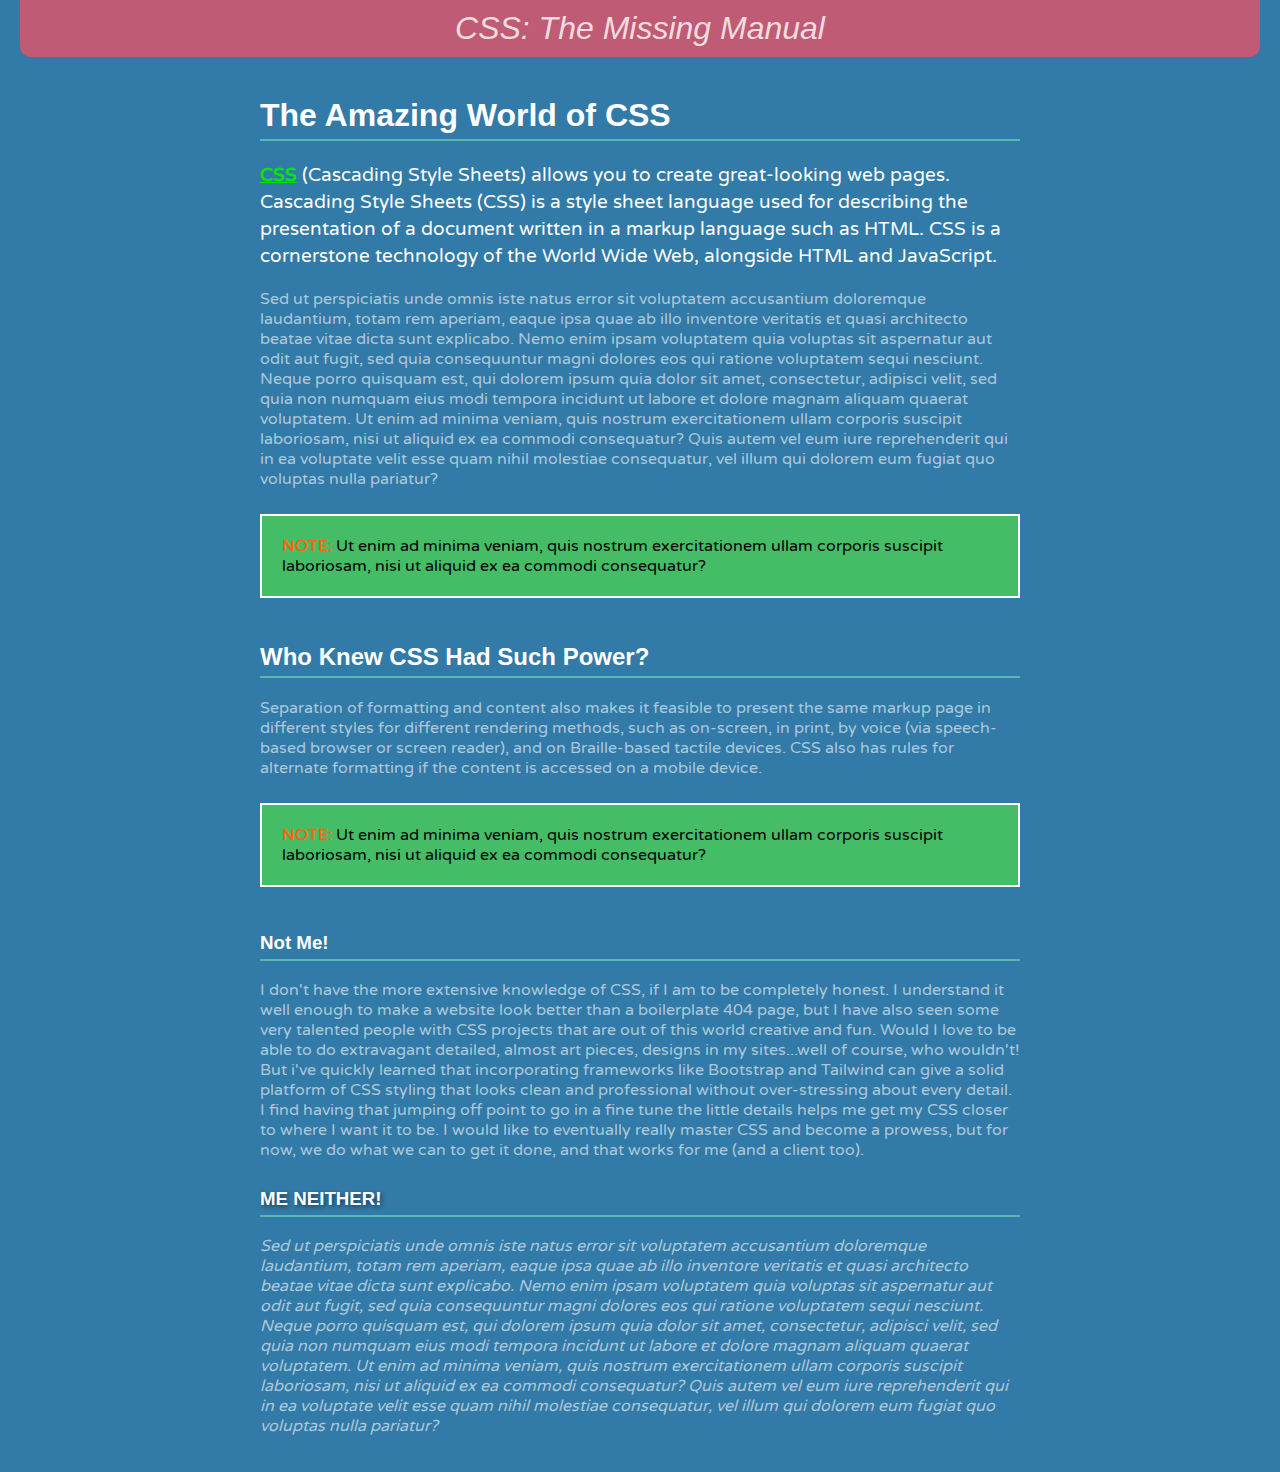
<file: lesson02/selector_basics_start.html>
<!DOCTYPE html>
<html lang="en">
  <head>
    <meta charset="UTF-8" />
    <title>Selector Basics</title>
    <link
      rel="stylesheet"
      href="https://fonts.googleapis.com/css?family=Varela+Round"
    />
    <style>
      body {
        background-color: rgb(50, 122, 167);
        padding: 0 20px 20px 20px; /* p0-20-20-20*/
        margin: 0; /* m0*/
      }
      p {
        color: rgba(255, 255, 255, 0.6);
        font-size: 1em; /* fz1em */
        font-family: "Varela Round", Arial, Helvetica, sans-serif;
      }
      h1,
      h2,
      h3 {
        color: rgb(255, 255, 255);
        font-family: Arial, "Palatino Linotype", Times, serif;
        border-bottom: 2px solid rgb(87, 185, 178);
        padding-top: 10px;
        padding-bottom: 5px;
      }
      h1 {
        font-size: 2em;
      }
      #logo {
        font-family: Baskerville, Palatino, sans-serif;
        font-size: 2em;
        color: rgba(255, 255, 255, 0.8);
        font-style: italic; /*fsi*/
        text-align: center;
        margin-bottom: 30px;
        background-color: rgb(191, 91, 116);
        border-radius: 0 0 10px 10px; /*bdrs0-0-10-10*/
        padding: 10px;
      }
      .note {
        color: #000;
        border: 2px solid #fff;
        background-color: rgb(69, 189, 102);
        margin-top: 25px;
        margin-bottom: 35px;
        padding: 20px;
      }
      .note strong {
        color: #fc6512;
      }
      article {
        max-width: 760px; /*maw760*/
        margin: 0 auto;
      }
      h1 + p {
        color: rgb(255, 255, 255);
        font-size: 1.2em;
        line-height: 140%;
      }
      #hyperlink {
        color: rgb(4, 230, 4);
      }
      .highlight {
        font-family: Arial, Helvetica, sans-serif;
        font-weight: bold;
        text-transform: uppercase;
        text-shadow: 2px 2px 4px rgba(0, 0, 0, 0.5);
      }
    </style>
  </head>
  <body>
    <header><div id="logo">CSS: The Missing Manual</div></header>

    <article>
      <!-- The article element is intended to present an independent entry that could stand on its own. -->
      <h1>The Amazing World of CSS</h1>
      <p>
        <strong
          ><a href="/en-US/docs/Glossary/CSS" id="hyperlink">CSS</a></strong
        >
        (Cascading Style Sheets) allows you to create great-looking web pages.
        Cascading Style Sheets (CSS) is a style sheet language used for
        describing the presentation of a document written in a markup language
        such as HTML. CSS is a cornerstone technology of the World Wide Web,
        alongside HTML and JavaScript.
      </p>
      <p>
        Sed ut perspiciatis unde omnis iste natus error sit voluptatem
        accusantium doloremque laudantium, totam rem aperiam, eaque ipsa quae ab
        illo inventore veritatis et quasi architecto beatae vitae dicta sunt
        explicabo. Nemo enim ipsam voluptatem quia voluptas sit aspernatur aut
        odit aut fugit, sed quia consequuntur magni dolores eos qui ratione
        voluptatem sequi nesciunt. Neque porro quisquam est, qui dolorem ipsum
        quia dolor sit amet, consectetur, adipisci velit, sed quia non numquam
        eius modi tempora incidunt ut labore et dolore magnam aliquam quaerat
        voluptatem. Ut enim ad minima veniam, quis nostrum exercitationem ullam
        corporis suscipit laboriosam, nisi ut aliquid ex ea commodi consequatur?
        Quis autem vel eum iure reprehenderit qui in ea voluptate velit esse
        quam nihil molestiae consequatur, vel illum qui dolorem eum fugiat quo
        voluptas nulla pariatur?
      </p>
      <p class="note">
        <strong>NOTE:</strong> Ut enim ad minima veniam, quis nostrum
        exercitationem ullam corporis suscipit laboriosam, nisi ut aliquid ex ea
        commodi consequatur?
      </p>

      <h2>Who Knew CSS Had Such Power?</h2>
      <p>
        Separation of formatting and content also makes it feasible to present
        the same markup page in different styles for different rendering
        methods, such as on-screen, in print, by voice (via speech-based browser
        or screen reader), and on Braille-based tactile devices. CSS also has
        rules for alternate formatting if the content is accessed on a mobile
        device.
      </p>
      <p class="note">
        <strong>NOTE:</strong> Ut enim ad minima veniam, quis nostrum
        exercitationem ullam corporis suscipit laboriosam, nisi ut aliquid ex ea
        commodi consequatur?
      </p>

      <h3>Not Me!</h3>
      <p>
        I don't have the more extensive knowledge of CSS, if I am to be
        completely honest. I understand it well enough to make a website look
        better than a boilerplate 404 page, but I have also seen some very
        talented people with CSS projects that are out of this world creative
        and fun. Would I love to be able to do extravagant detailed, almost art
        pieces, designs in my sites...well of course, who wouldn't! But i've
        quickly learned that incorporating frameworks like Bootstrap and
        Tailwind can give a solid platform of CSS styling that looks clean and
        professional without over-stressing about every detail. I find having
        that jumping off point to go in a fine tune the little details helps me
        get my CSS closer to where I want it to be. I would like to eventually
        really master CSS and become a prowess, but for now, we do what we can
        to get it done, and that works for me (and a client too).
      </p>

      <h3 class="highlight">Me Neither!</h3>
      <p>
        <i>
          Sed ut perspiciatis unde omnis iste natus error sit voluptatem
          accusantium doloremque laudantium, totam rem aperiam, eaque ipsa quae
          ab illo inventore veritatis et quasi architecto beatae vitae dicta
          sunt explicabo. Nemo enim ipsam voluptatem quia voluptas sit
          aspernatur aut odit aut fugit, sed quia consequuntur magni dolores eos
          qui ratione voluptatem sequi nesciunt. Neque porro quisquam est, qui
          dolorem ipsum quia dolor sit amet, consectetur, adipisci velit, sed
          quia non numquam eius modi tempora incidunt ut labore et dolore magnam
          aliquam quaerat voluptatem. Ut enim ad minima veniam, quis nostrum
          exercitationem ullam corporis suscipit laboriosam, nisi ut aliquid ex
          ea commodi consequatur? Quis autem vel eum iure reprehenderit qui in
          ea voluptate velit esse quam nihil molestiae consequatur, vel illum
          qui dolorem eum fugiat quo voluptas nulla pariatur?
        </i>
      </p>
    </article>
  </body>
</html>
</file>
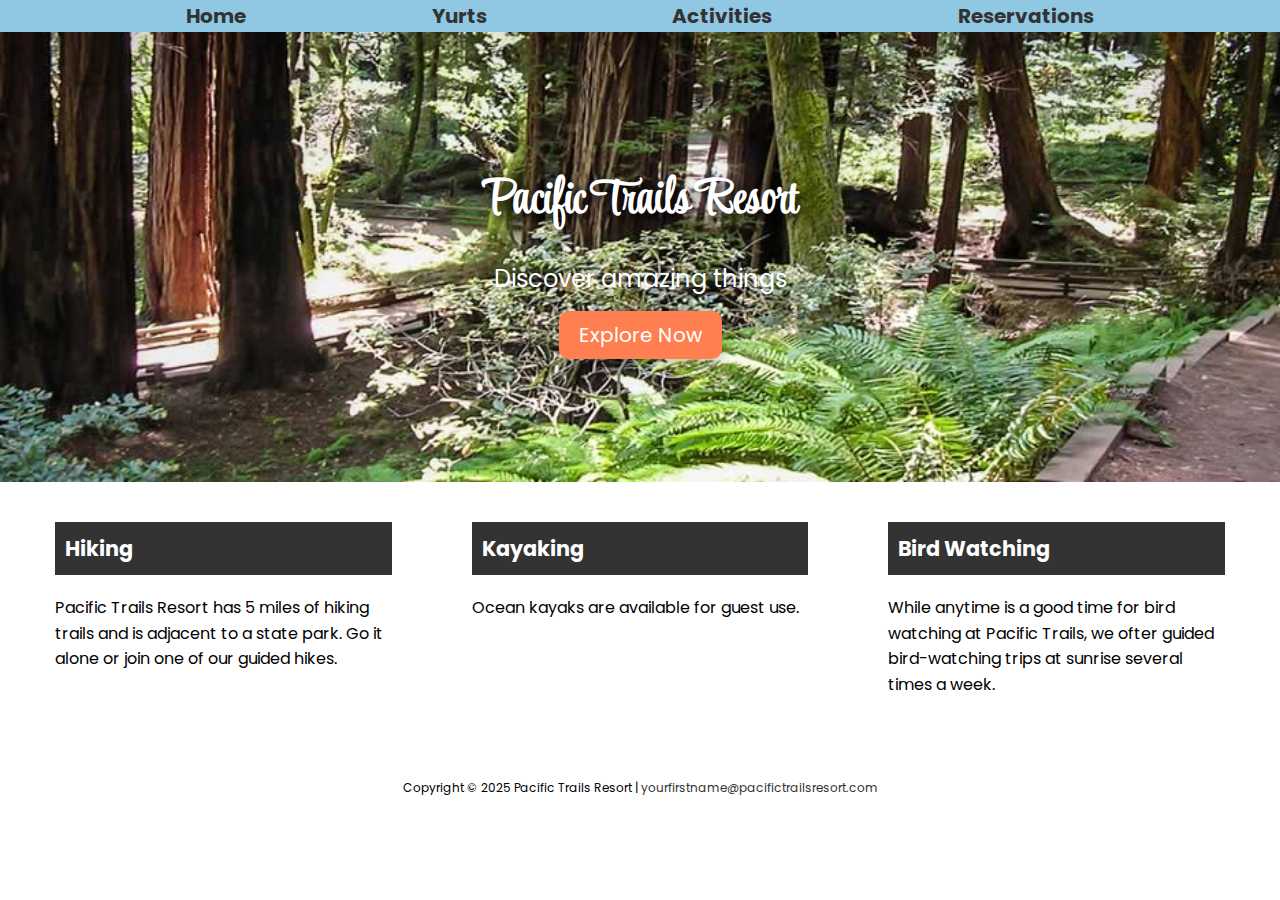
<file: lesson04/activities.html>
<!DOCTYPE html>
<html lang="en">
<head>
  <meta charset="UTF-8">
  <meta name="viewport" content="width=device-width, initial-scale=1.0">
  <title>Pacific Trails Resort :: Activities</title>
  <link rel="preconnect" href="https://fonts.googleapis.com">
<link rel="preconnect" href="https://fonts.gstatic.com" crossorigin>
<link href="https://fonts.googleapis.com/css2?family=Poppins:wght@400;500;600&family=Style+Script&display=swap" rel="stylesheet">
  <link rel="stylesheet" href="https://cdnjs.cloudflare.com/ajax/libs/font-awesome/6.7.2/css/all.min.css" integrity="sha512-Evv84Mr4kqVGRNSgIGL/F/aIDqQb7xQ2vcrdIwxfjThSH8CSR7PBEakCr51Ck+w+/U6swU2Im1vVX0SVk9ABhg==" crossorigin="anonymous" referrerpolicy="no-referrer" />
  <link rel="stylesheet" href="styles.css">
</head>
<body>
    <nav>
        <ul class="main-menu">
            <li><a href="index.html">Home</a></li>
            <li><a href="yurts.html">Yurts</a></li>
            <li><a href="activities.html">Activities</a></li>
            <li><a href="reservations.html">Reservations</a></li>
        </ul>
    </nav>
    <div class="hero-image hero-activities-image">
      <div class="hero-text">
        <h1>Pacific Trails Resort</h1>
        <p>Discover amazing things</p>
        <a href="reservations.html" class="btn btn-primary">Explore Now</a>
      </div>
  </div>
  <div class="container-fluid">
  <main class="main">
           <section class="content"> 
            <h2>Hiking</h2>
            <p>Pacific Trails Resort has 5 miles of hiking trails and is adjacent to a state park. Go it alone or join one of our guided hikes.</p>
        </section>
        <section class="content"> 
          <h2>Kayaking</h2>
            <p>Ocean kayaks are available for guest use.</p>
        </section>
        <section class="content"> 
          <h2>Bird Watching</h2>
            <p>While anytime is a good time for bird watching at Pacific Trails, we ofter guided bird-watching trips at sunrise several times a week.</p>
        </section>
        </main>
        <!--footer-->
        <footer>
            <p>Copyright &copy; 2025 Pacific Trails Resort |
            <a href="mailto:yourfirstname@pacifictrailsresorts.com">yourfirstname@pacifictrailsresort.com</a></p>
            </footer>

    </div> <!-- This closes the div container -->

</body>



</html>
</file>
<file: bootstrap-part2/css/custom.css>
caption {
  caption-side: top;
}

.table-dark {
  --bs-table-bg: #0d6efd;
}

@media (max-width: 768px) {
  section {
    padding-top: 2rem;
    padding-bottom: 2rem;
  }
}
</file>
<file: lesson01/styles.css>
body {
  background-color: #c0c0c0; /* Classic gray background */
  color: black;
  font-family: "Courier New", monospace;
  margin: 40px;
  border: 3px ridge #808080;
  padding: 20px;
}

h1 {
  background-color: navy;
  color: white;
  padding: 10px;
  border: 2px inset white;
}

h2 {
  color: navy;
  border-bottom: 2px dotted black;
}

p {
  background-color: #e0e0e0;
  padding: 10px;
  border: 2px groove #808080;
}

marquee {
  display: block;
  color: yellow;
  background-color: navy;
  font-weight: bold;
  padding: 8px;
  border: 2px outset #808080;
  width: 90%;
  max-width: 900px;
  margin: 0 auto 20px;
  white-space: nowrap;
  overflow: hidden;
}

img {
  border: 3px ridge #808080;
  background-color: white;
  margin: 15px;
}

ol {
  background-color: #e0e0e0;
  padding: 15px 25px;
  border: 2px inset #808080;

  /* Layout fixes */
  display: block;
  width: 90%;
  max-width: 800px;
  margin: 20px auto;

  /* Text wrapping & containment */
  white-space: normal;
  overflow: hidden; /* ensures content stays inside */
  word-wrap: break-word;
  overflow-wrap: break-word;
  box-sizing: border-box;
}

ol li {
  margin-bottom: 8px;
  line-height: 1.5;
  list-style-position: inside; /* keeps bullets/numbers inside the box */
  word-wrap: break-word;
  overflow-wrap: break-word;
}

marquee {
  color: yellow;
  background-color: navy;
  font-weight: bold;
  padding: 5px;
  width: 60%;
  border: 2px outset #808080;
}
</file>
<file: lesson03/styles.css>
* {
  margin: 0;
  padding: 0;
  box-sizing: border-box;
}

body {
  font-family: "Roboto", sans-serif;
  background-color: #d9e2e8;
}

.container {
  max-width: 600px;
  margin: 100px auto;
  padding: 0 20px;
}

.card {
  background-color: #fff;
  margin: 20px 0;
  padding: 20px 20px 30px;
  border-radius: 10px;
  box-shadow: 0 4px 6px rgba(0, 0, 0, 0.1);
}
.card h2 {
  padding-bottom: 10px;
}

.card p {
  font-size: 14px;
  font-weight: 400;
  color: #333;
  margin-bottom: 30px;
}

.card:first-of-type {
  background: #fff url(./‫images/pose1.png) no-repeat center right/150px;
}

.card:first-of-type a {
  background-color: #e04555;
}
.card:nth-of-type(2) {
  background: #fff url(./‫images/pose2.png) no-repeat center right/150px;
}

.card:nth-of-type(2) a {
  background-color: #0d4ba3;
}

.card:last-of-type {
  background: #fff url(./‫images/pose3.png) no-repeat center right/150px;
}

.card:last-of-type a {
  background-color: #537a4f;
}

.card a {
  text-decoration: none;
  color: #fff;
  padding: 10px 20px;
  border-radius: 5px;
  font-size: 10px;
}

.card a:hover {
  opacity: 0.9;
}
</file>
<file: ch09_bootstrap/bootstrap/styles.css>
:root {
  --bs-body-bg: #c5c5c5;
  --bs-secondary-bg: #e0e0e0;
  --bs-tertiary-bg: navy;
  --bs-border: #808080;
  --bs-color-body: black;
  --bs-color-header-main: white;
  --bs-font-family: 'Courier New', monospace;
  --bs-border-width: 2px;
  --bs-border-style: inset;
  --bs-border-color: #808080;
  --bs-border-color-translucent: rgba(0, 0, 0, 0.175);
  --bs-border-radius: 0.375rem;
}

body {
  background-color: var(--bs-body-bg);
  color: var(--bs-color-body);
  font-family: var(--bs-font-family);
}

h1,
h2 {
  background-color: var(--bs-tertiary-bg);
  color: var(--bs-color-header-main);
}

.text-bg {
  background-color: var(--bs-secondary-bg);
}

marquee {
  display: block;
  color: yellow;
  background-color: var(--bs-tertiary-bg);
  font-weight: bold;
  padding: 8px;
  border: 2px outset #808080;
  width: 90%;
  max-width: 900px;
  margin: 0 auto 20px;
  white-space: nowrap;
  overflow: hidden;
}
</file>
<file: lesson04/styles.css>
* {
  margin: 0; /* Removes default margin */
  padding: 0; /* Removes default padding */
  box-sizing: border-box; /* Ensures padding and borders are included in element's total width/height */
}
body {
  font-family: 'Poppins', sans-serif; /* Sets the font style */
  line-height: 1.6; /* Increases line spacing for readability */
}

nav {
  background-color: #90c7e3; /* Light blue background */
  font-weight: bold; /* Makes text bold */
}

ul {
  list-style-type: none; /* Removes default bullet points */
}

a {
  text-decoration: none; /* Removes underline from links */
  color: #333; /* Dark gray text color */
}

a:hover {
  color: #fff; /* Changes link color to white when hovered */
}

h2 {
  margin-bottom: 20px; /* Adds space below h2 */
}

p {
  margin: 20px 0; /* Adds vertical spacing between paragraphs */
}
footer {
  font-size: 75%; /* Reduces text size */
  text-align: center; /* Centers text */
}
.container-fluid {
  width: 100%; /* Full width of the viewport */
  padding-right: 15px; /* Adds padding to the right */
  padding-left: 15px; /* Adds padding to the left */
  margin-right: auto; /* Centers the container */
  margin-left: auto; /* Centers the container */
}
.hero-image {
  background-size: cover; /* Makes the background image cover the element */
  background-position: center center; /* Centers the background image */
  height: 50vh; /* Sets height to 50% of viewport height */
  display: flex; /* Enables flexbox */
  justify-content: center; /* Centers content horizontally */
  align-items: center; /* Centers content vertically */
  color: white; /* Sets text color to white */
  text-align: center; /* Centers text alignment */
}
.hero-home-image {
  background-image: url('images/coast.jpg'); /* Sets background image */
}
.hero-activities-image {
  background-image: url('images/trail.jpg'); /* Sets background image */
}
.hero-yurt-image {
  background-image: url('images/yurt.jpg'); /* Sets background image */
}
.hero-reservations-image {
  background-image: url('images/reservations.jpg'); /* Sets background image */
}
.hero-text h1 {
  font-family: 'Style Script', sans-serif; /* Uses a decorative font */
  font-size: 3rem; /* Sets large font size */
  text-shadow: 5px 5px 10px rgba(0, 0, 0, 1); /* Adds a dark shadow for contrast */
}
.hero-text p {
  font-size: 1.5rem; /* Sets paragraph text size */
}
.hero-text .btn {
  background-color: coral; /* Sets button background color */
  color: #fff; /* White text */
  font-size: 1.25rem; /* Adjusts button text size */
  padding: 10px 20px; /* Adds space inside button */
  border-radius: 10px; /* Rounds button corners */
  box-shadow: 0 4px 10px rgba(0, 0, 0, 0.2); /* Adds a subtle shadow */
  transition: all 0.3s ease; /* Smooth transition effect */
}
.hero-text .btn:hover {
  background-color: #90c7e3; /* Changes button color on hover */
  box-shadow: 0 8px 20px rgba(0, 0, 0, 0.3); /* Darkens shadow on hover */
}
.main-menu {
  display: flex; /* Uses flexbox for layout */
  justify-content: space-evenly; /* Evenly distributes menu items */
}

.main-menu a {
  font-size: 20px; /* Sets font size */
}
.main {
  display: flex;
  flex-wrap: wrap; /* Allows items to stack on smaller screens */
  justify-content: center; /* Centers sections */
  gap: 40px; /* Adds spacing between sections */
  padding: 20px;
}
.content {
  flex: 1 1 300px; /* Flexible width, but doesn't shrink below 300px */
  padding: 20px;
}
.main h2 {
  padding: 10px; /* Adds space inside the h2 */
  background-color: #333; /* Dark background color */
  color: #fff; /* White text color */
  font-size: 1.3rem; /* Adjusts font size */
}
.resort {
  color: #5c7fa3; /* Sets text color */
  font-weight: bold; /* Makes text bold */
}
.contact {
  margin-top: 40px; /* Adds space above the contact box */
  border: 1px solid #000; /* Adds a thin black border */
  padding: 10px; /* Adds space inside the box */
  display: inline-block; /* Makes width only as wide as the content */
  font-style: normal; /* Removes default italic style */
}
.contact p {
  margin: 0; /* Removes default margin */
  line-height: 1.3; /* Reduces spacing between lines */
}
form {
  max-width: 500px; /* Restrict form width for better readability */
  margin: 20px auto; /* Center the form on the page */
  padding: 20px;
  background: #f9f9f9; /* Light background for contrast */
  border-radius: 10px; /* Rounded corners */
  box-shadow: 0 4px 10px rgba(0, 0, 0, 0.1); /* Subtle shadow for depth */
}
fieldset {
  border: none; /* Remove default fieldset border */
  margin-bottom: 20px; /* Add spacing between sections */
  padding: 0;
}
legend {
  font-size: 1.2rem;
  font-weight: bold;
  color: #333;
  margin-bottom: 10px;
}
label {
  display: block; /* Make labels appear above inputs */
  font-weight: bold;
  margin-bottom: 5px;
  color: #333;
}
input,
textarea {
  width: 100%; /* Full width for better usability */
  padding: 10px;
  margin-bottom: 15px;
  border: 1px solid #ccc;
  border-radius: 5px;
  font-size: 1rem;
}
textarea {
  resize: vertical; /* Allow users to resize vertically only */
  min-height: 80px; /* Set a reasonable minimum height */
}
input:focus,
textarea:focus {
  border-color: #007bff; /* Highlight input fields when focused */
  outline: none;
  box-shadow: 0 0 5px rgba(0, 123, 255, 0.5);
}
small {
  display: block;
  font-size: 0.9rem;
  color: #666;
  margin-bottom: 10px;
}
button {
  background: #007bff;
  color: #fff;
  border: none;
  padding: 10px 15px;
  font-size: 1rem;
  border-radius: 5px;
  cursor: pointer;
  transition: background 0.3s ease-in-out;
}
button:hover {
  background: #0056b3;
}

/* Responsive Design */
@media (max-width: 600px) {
  form {
    width: 90%;
    padding: 15px;
  }
}

@media (max-width: 768px) {
  .hero-text h1 {
    font-size: 2.5rem; /* Decreases font size for smaller screens */
    font-weight: 400;
  }

  .hero-text p {
    font-size: 1.2rem; /* Reduces paragraph font size */
  }

  .hero-text .btn {
    font-size: 1rem; /* Adjusts button text size */
    padding: 8px 16px; /* Reduces button padding */
  }
}
</file>
<file: lesson03-flexbox/styles.css>
/* Reset default margin, padding, and box-sizing for all elements */
* {
  margin: 0; /* Removes default margin from all elements */
  padding: 0; /* Removes default padding from all elements */
  box-sizing: border-box; /* Ensures padding and border are included in the element's total width and height */
}

/* Body styling */
body {
  font-family: 'Roboto', sans-serif; /* Sets the font family to Roboto for the entire page */
  background-color: #d9e2e8; /* Sets a light gray-blue background color for the page */
}

/* General styling for the container holding the cards */
.container {
  display: flex;
  gap: 20px;
  justify-content: center;
  padding: 20px;
}

/* Card styling */
.card {
  background-color: #fff;
  border-radius: 10px;
  box-shadow: 0 4px 6px rgba(0, 0, 0, 0.8);
  padding: 20px;
  text-align: center;
  width: 300px;
}

/* Styling for the card title (h2) */
.card h2 {
  color: #333; /* Sets the text color to dark gray */
  font-size: 24px; /* Sets the font size of the title */
  margin-bottom: 10px; /* Adds space below the title */
}

/* Styling for the paragraph text inside the card */
.card p {
  color: #666; /* Sets the text color to medium gray */
  font-size: 16px; /* Sets the font size of the paragraph text */
  margin-bottom: 20px; /* Adds space below the paragraph text */
}

/* Styling for the image inside each card */
.card img {
  max-width: 100%;
  height: auto;
  margin-bottom: 15px;
}

/* Styling for the "Learn More" button */
.learn-more-btn {
  background-color: #3498db; /* Sets the button's background color to a blue */
  border: none; /* Removes any border from the button */
  border-radius: 4px; /* Rounds the corners of the button */
  color: white; /* Sets the text color of the button to white */
  cursor: pointer; /* Changes the cursor to a pointer when hovering over the button */
  font-size: 16px; /* Sets the font size of the button text */
  padding: 10px 20px; /* Adds padding inside the button (top/bottom: 10px, left/right: 20px) */
  text-decoration: none; /* Removes the underline from the link inside the button */
  transition: background-color 0.3s ease, transform 0.3s ease; /* Smooth transition for background color and size on hover */
}

/* Styling for the link inside the button */
.learn-more-btn a {
  display: block; /* Makes the link behave like a block element, taking up the full width of the button */
  text-decoration: none; /* Removes the default underline from the link */
  color: white; /* Ensures the link text is white (matching the button text color) */
}

/* Button color for the second card */
.card:nth-child(2) .learn-more-btn {
  background-color: #27ae60; /* Sets a green color for the "Learn More" button on the second card */
}

/* Button color for the third card */
.card:nth-child(3) .learn-more-btn {
  background-color: #e74c3c; /* Sets a red color for the "Learn More" button on the third card */
}

/* Hover effects for all buttons */
.learn-more-btn:hover {
  background-color: #2980b9; /* Darker blue color on hover for the first button */
  transform: scale(
    1.05
  ); /*  Slightly enlarges the button when it is hovered, making it appear more interactive. */
}

/* Hover effect for the green button (second card) */
.card:nth-child(2) .learn-more-btn:hover {
  background-color: #2ecc71; /* Darker green color on hover */
}

/* Hover effect for the red button (third card) */
.card:nth-child(3) .learn-more-btn:hover {
  background-color: #c0392b; /* Darker red color on hover */
}

/* Responsive adjustments for smaller screen sizes */
@media (max-width: 768px) {
  .container {
    flex-direction: column; /*Stacks the cards vertically on a small screen */
    align-items: center; /* Centers the cards horizontally */
  }

  .card {
    width: 100%; /* Makes each card take up the full width of the container on small screens */
  }
}
</file>
<file: lesson05/styles.css>
* {
  /* Reset margin and padding for all elements */
  margin: 0;
  padding: 0;
  /* Use border-box model for all elements so padding and border are included in the element's total width/height */
  box-sizing: border-box;
}

/* Basic styles for the root element and body */
html {
  /* Set base font size to 100%, which is 16px by default */
  font-size: 100%;
  /* Line height of 1.5 for readability (16px x 1.5 = 24px - 4px mg on top and bottom) */
  line-height: 1.5;
}

body {
  /* Apply the Google Font "Source Sans Pro" to the entire body */
  font-family: 'Source Sans Pro', sans-serif;
}

/* Main container for the content section */
section {
  display: flex;
  flex-wrap: wrap;
  max-width: 1200px;
  margin: 0 auto;
  padding: 2em;
}

/* Styles for the aside (sidebar) element */
aside {
  flex: 1 1 25%; /* Flex Grow, Flex Shrink, Flex Basis */
  background-color: #ededed;
  padding: 1.25rem;
  margin-left: 1rem;
}

aside p {
  font-style: italic;
  font-family: Georgia, 'Times New Roman', Times, serif;
}

/* Styles for the article element */
article {
  flex: 1 1 65%;
}

/* Ensure images are responsive */
img {
  max-width: 100%;
  height: auto;
  margin-right: 1rem;
  margin-bottom: 1rem;
  float: left;
  padding-right: 1rem;
}

/* Heading styles */
h1 {
  font-size: 2.5rem;
  margin-bottom: 0.5rem; /* The 0.5 rem value is derived by dividing the remaining space by the context which is based by the default fount size. 8px fits within our baseline grid which is calculated from the default font size of 16px. To keep the h1 aligned with thisbaseline we subtractthe 40px, the desired height for our h1 tag minus 16px which is the default font size, and another 16px which is the font size for the line height. this leaves us with 8pixels of space. we then divide the remaining space of 8px by the default font size of 16px which results in 0.5rem. */
  /* Added the the 0.5rem mb after the h1 tag to maintain the alignment of the baselines between the article and the aside elements becasue the way vertical spacing is calculated in relation to the baseline grid and to ensure consistancy in the flow of the text */
}

h2 {
  font-size: 2rem;
}

/* Paragraph styles */
p {
  margin-bottom: 1.5rem;
}

/* Media Queries */

/* Media query for screens smaller than or equal to 768px */
@media (max-width: 768px) {
  /* Stack the aside and article elements vertically on small screens */
  section {
    flex-direction: column;
  }

  /* Move aside to the bottom by changing its order */
  aside {
    flex: 1 1 100%;
    margin-left: 0;
    width: 80%;
    margin: 0 auto;
    padding: 1.5rem;
    border-radius: 12px;
    box-shadow: 0 4px 8px rgba(0, 0, 0, 0.8);
  }

  /* Make the article take up the full width */
  article {
    flex: 1 1 100%;
  }
}

/* Media query for screens smaller than or equal to 480px (extra small screens) */
@media (max-width: 480px) {
  /* Decrease the font size of the main heading for smaller screens */
  h1 {
    font-size: 2rem;
  }

  /* Decrease the font size of subheadings for smaller screens */
  h2 {
    font-size: 1.75rem;
  }

  /* Decrease the font size of paragraphs for smaller screens */
  p {
    font-size: 0.9rem;
  }
}
</file>
